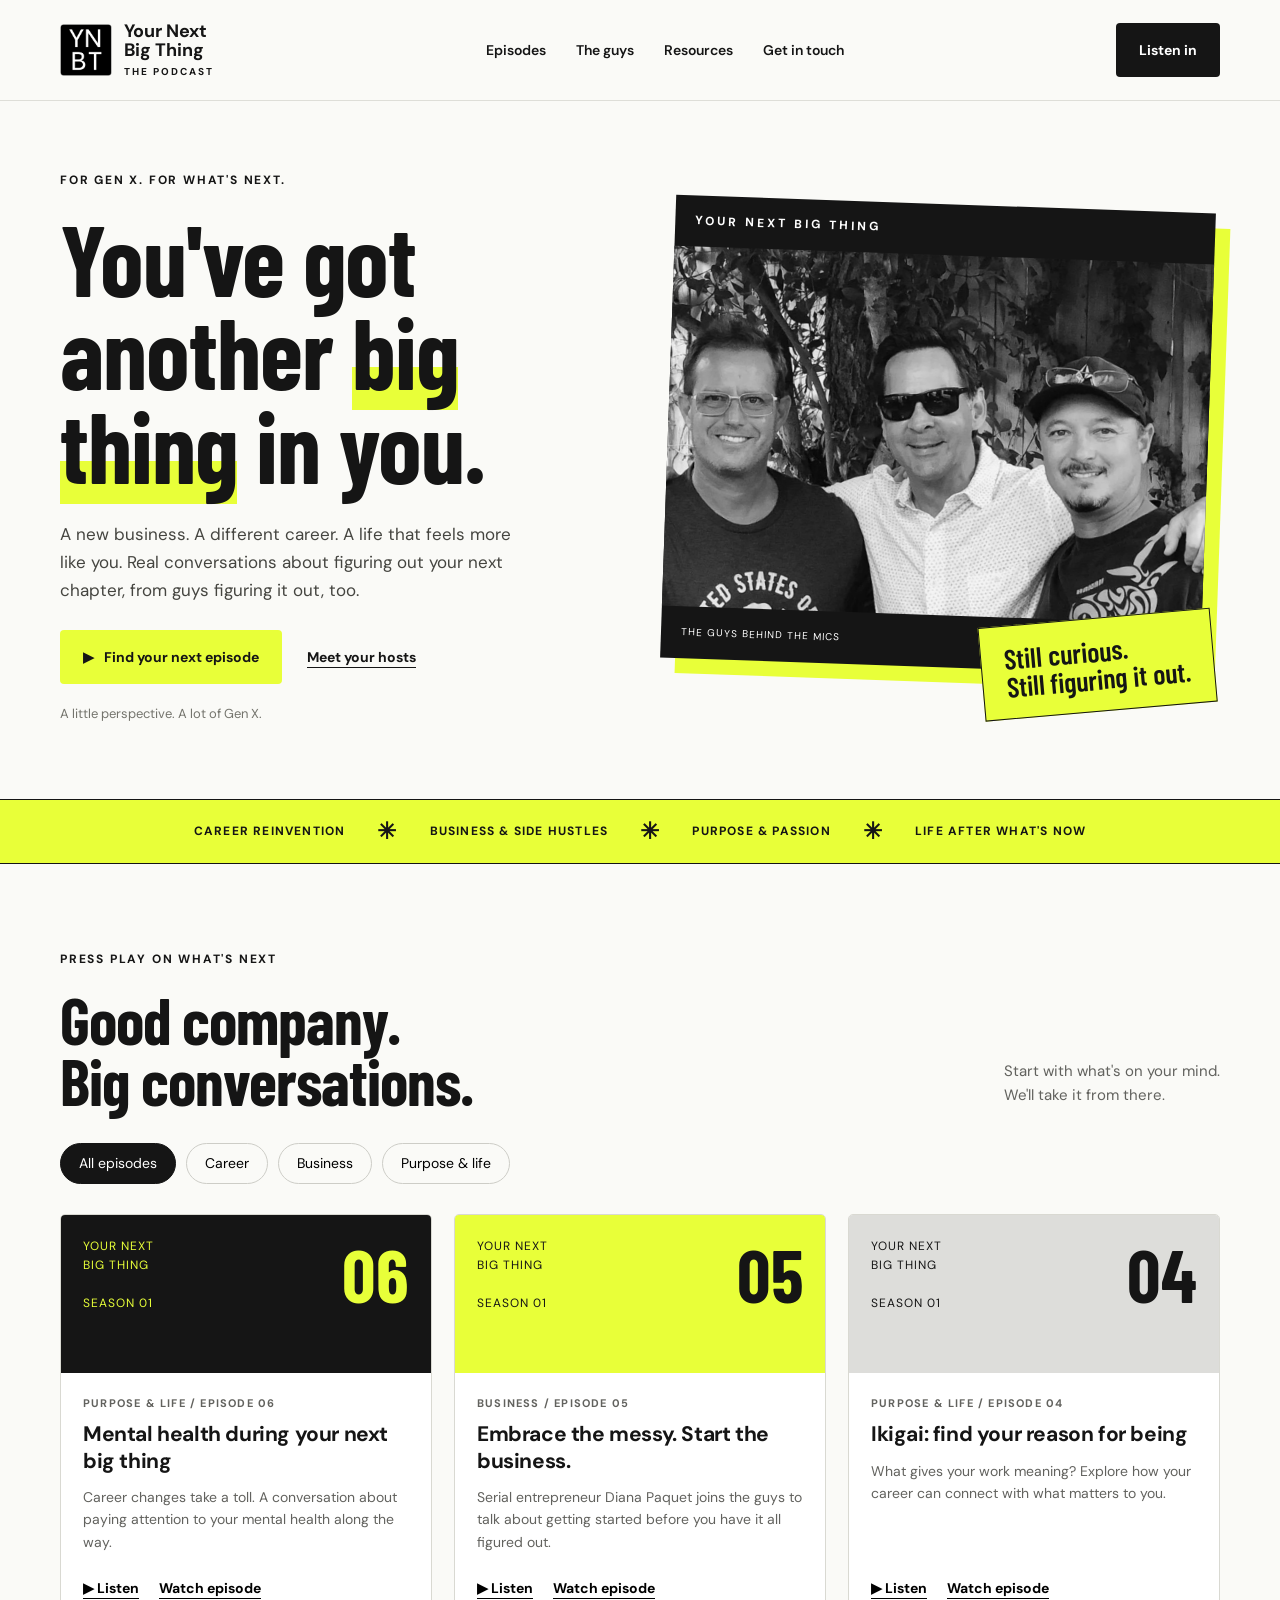
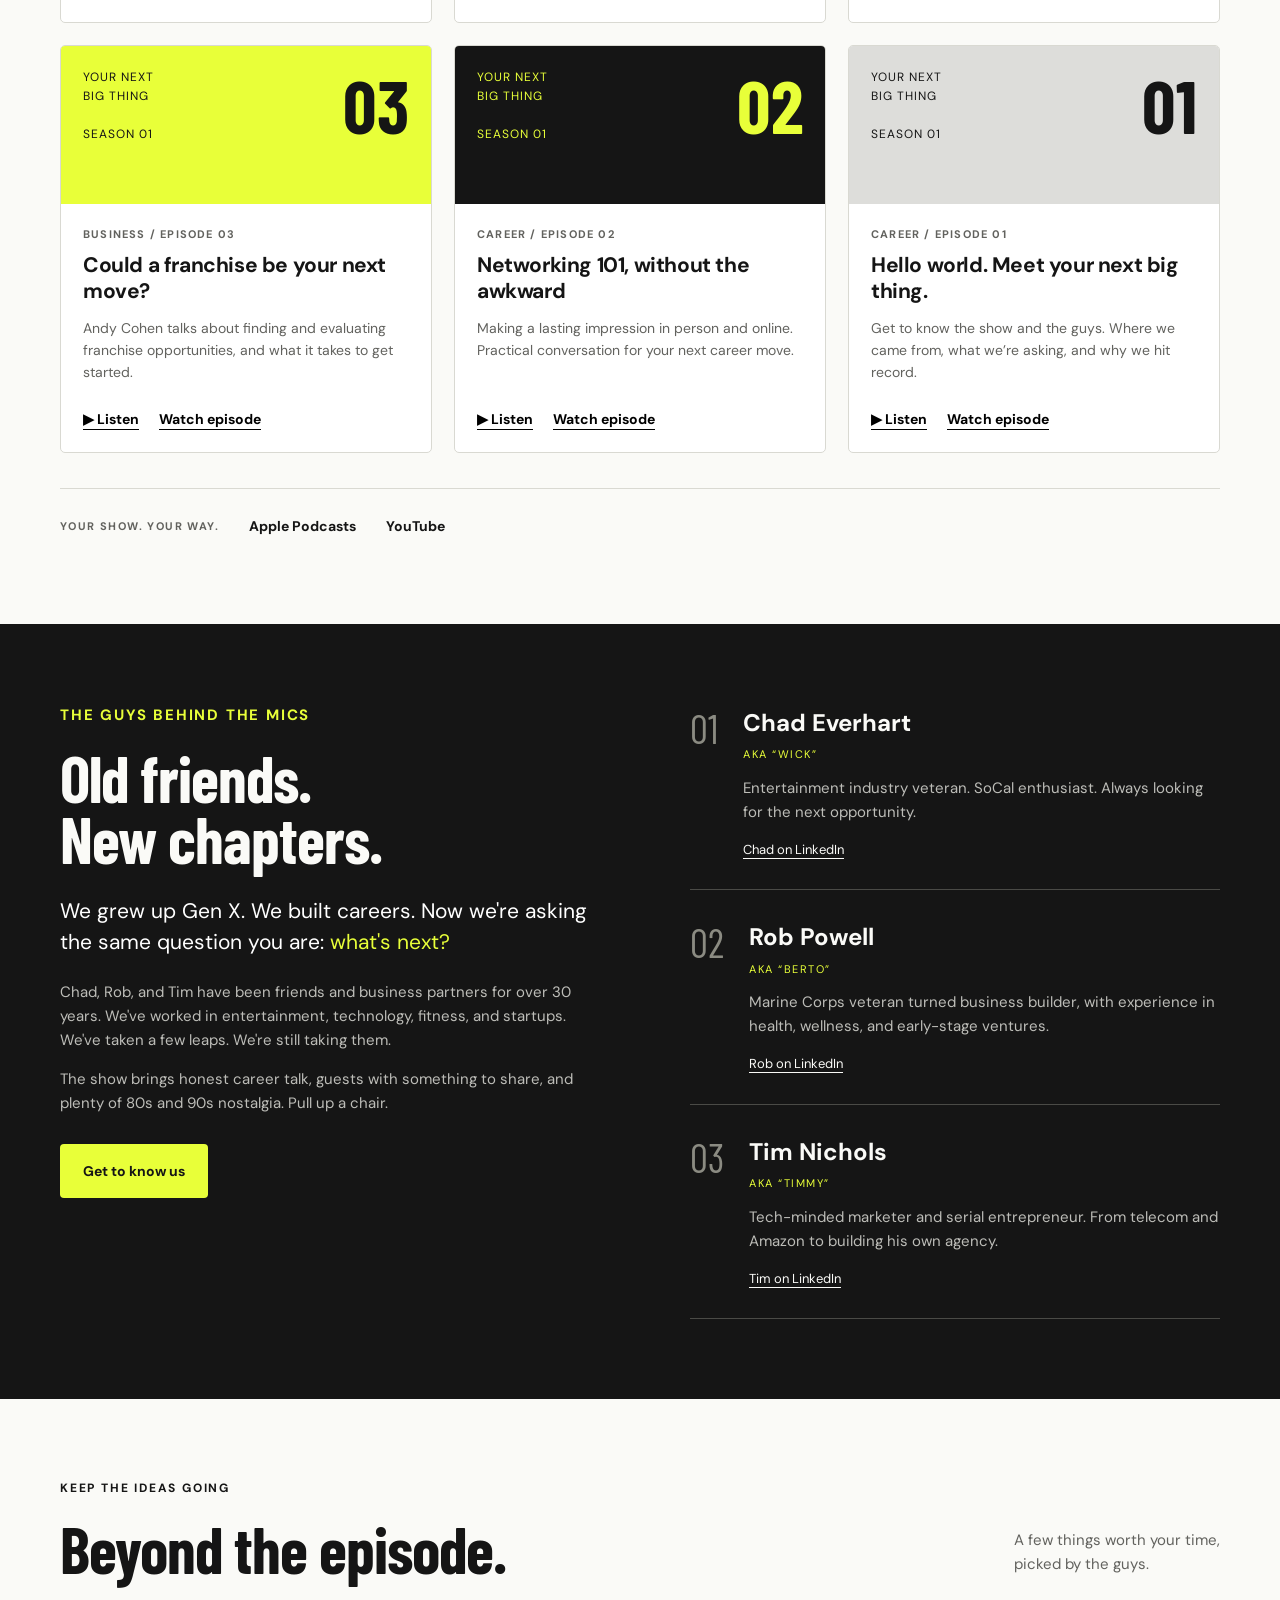
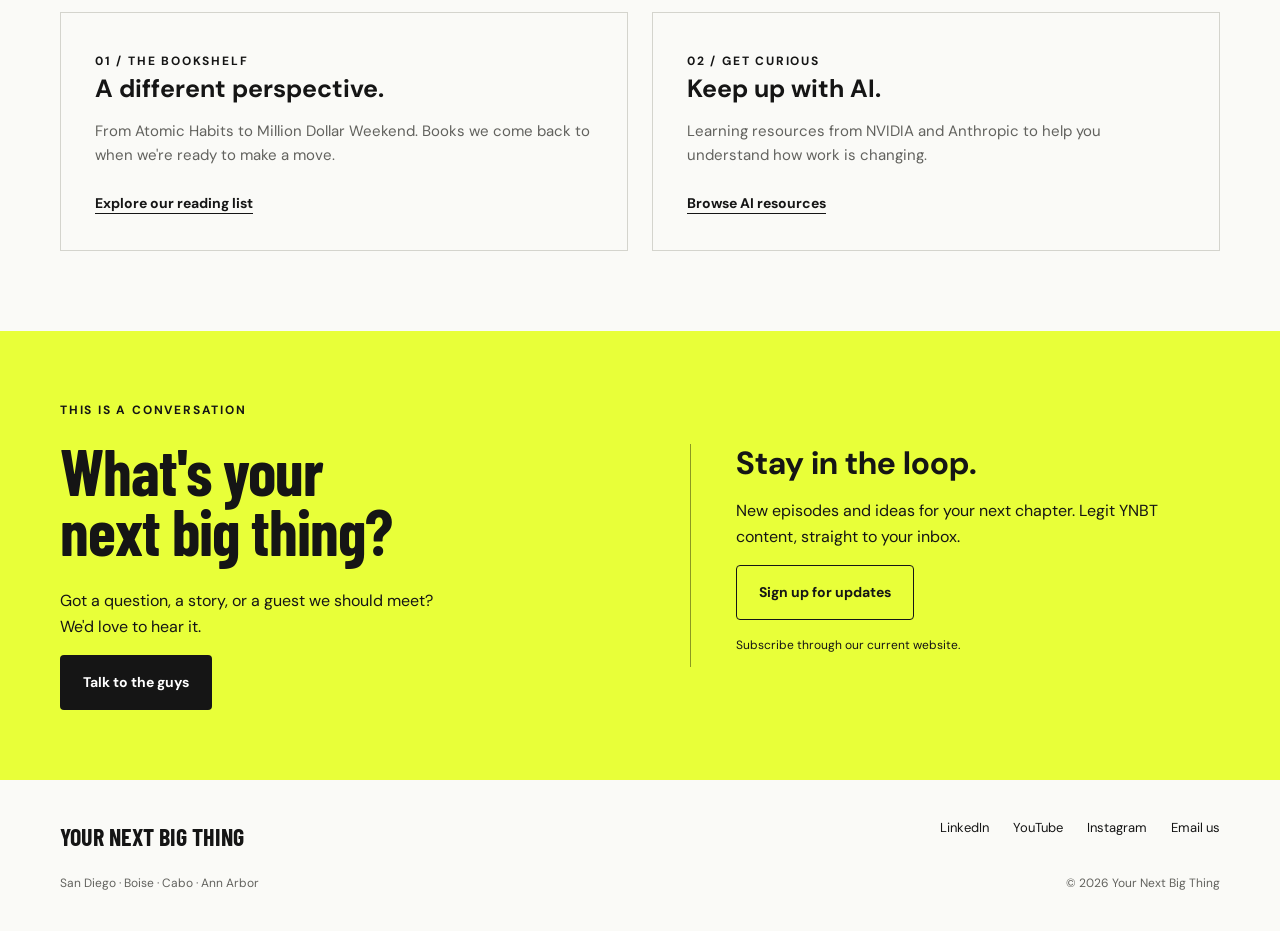
<file: index.html>
<!DOCTYPE html>

<html lang="en"><head><meta charset="utf-8"/><meta content="width=device-width, initial-scale=1" name="viewport"/><title>Your Next Big Thing | A Podcast for Gen X</title><meta content="Real conversations for Gen X about career changes, starting a business, finding purpose, and figuring out what's next. With Chad Everhart, Rob Powell, and Tim Nichols." name="description"/><meta content="#e8ff39" name="theme-color"/><link href="data:image/svg+xml,%3Csvg xmlns='http://www.w3.org/2000/svg' viewBox='0 0 32 32'%3E%3Crect width='32' height='32' rx='5' fill='%23e8ff39'/%3E%3Ctext x='4' y='23' font-family='Arial' font-weight='bold' font-size='20'%3EN%3C/text%3E%3C/svg%3E" rel="icon"/><link href="/style.css" rel="stylesheet"/><!-- Fathom -->
<script src="https://cdn.usefathom.com/script.js" data-site="QZSJEGHE" defer></script>
<!-- / Fathom -->
<script src="/analytics.js" defer></script>
</head>
<body><a class="skip" href="#main">Skip to content</a><header><a aria-label="Your Next Big Thing home" class="brand" href="/"><img alt="YNBT" src="/assets/logo.png"/><span>Your Next<br/>Big Thing<span class="brand-small">THE PODCAST</span></span></a><nav aria-label="Main navigation"><a href="/episodes/">Episodes</a><a href="/about/">The guys</a><a href="/resources/">Resources</a><a href="/contact/">Get in touch</a></nav><a class="button header-cta" href="/episodes/">Listen in</a></header>
<main id="main"><section class="hero wrap"><div class="hero-copy"><p class="eyebrow">FOR GEN X. FOR WHAT'S NEXT.</p><h1>You've got<br/>another <span>big<br/>thing</span> in you.</h1><p class="intro">A new business. A different career. A life that feels more like you. Real conversations about figuring out your next chapter, from guys figuring it out, too.</p><div class="actions"><a class="button yellow" href="/episodes/"><span aria-hidden="true">▶</span> Find your next episode</a><a class="text-link" href="/about/">Meet your hosts</a></div><p class="hero-note">A little perspective. A lot of Gen X.</p></div><div class="hero-photo"><div class="photo-label">YOUR NEXT BIG THING</div><img alt="Your Next Big Thing hosts Rob Powell, Chad Everhart, and Tim Nichols together outdoors" fetchpriority="high" src="/assets/hosts.webp"/><div class="photo-caption"><span>THE GUYS BEHIND THE MICS</span><span>30+ YEARS OF FRIENDSHIP.</span></div><div class="photo-note">Still curious.<br/>Still figuring it out.</div></div></section>
<div aria-label="Podcast topics" class="topic-strip"><span>CAREER REINVENTION</span><b aria-hidden="true">✳</b><span>BUSINESS &amp; SIDE HUSTLES</span><b aria-hidden="true">✳</b><span>PURPOSE &amp; PASSION</span><b aria-hidden="true">✳</b><span>LIFE AFTER WHAT'S NOW</span></div>
<section class="episodes wrap" id="episodes"><div class="section-top"><div><p class="eyebrow">PRESS PLAY ON WHAT'S NEXT</p><h2>Good company.<br/>Big conversations.</h2></div><p>Start with what's on your mind.<br/>We'll take it from there.</p></div><div aria-label="Filter episodes by topic" class="filters" role="group"><button aria-pressed="true" data-filter="all">All episodes</button><button aria-pressed="false" data-filter="career">Career</button><button aria-pressed="false" data-filter="business">Business</button><button aria-pressed="false" data-filter="purpose">Purpose &amp; life</button></div><p aria-live="polite" class="sr-only" id="result-count"></p><div class="episode-grid" id="episode-grid"></div><div class="platforms"><span>YOUR SHOW. YOUR WAY.</span><a href="https://podcasts.apple.com/us/podcast/id1873442294" rel="noopener" target="_blank">Apple Podcasts</a><a href="https://www.youtube.com/channel/UCJlxDIYDarMQ72K6o-Hh0PA" rel="noopener" target="_blank">YouTube</a></div></section>
<section class="about" id="about"><div class="wrap about-layout"><div><p class="eyebrow">THE GUYS BEHIND THE MICS</p><h2>Old friends.<br/>New chapters.</h2><p class="about-lead">We grew up Gen X. We built careers. Now we're asking the same question you are: <em>what's next?</em></p><p>Chad, Rob, and Tim have been friends and business partners for over 30 years. We've worked in entertainment, technology, fitness, and startups. We've taken a few leaps. We're still taking them.</p><p>The show brings honest career talk, guests with something to share, and plenty of 80s and 90s nostalgia. Pull up a chair.</p><a class="button yellow" href="/about/">Get to know us</a></div><div class="host-list"><article><span class="host-number">01</span><div><h3>Chad Everhart</h3><p class="nickname">AKA “WICK”</p><p>Entertainment industry veteran. SoCal enthusiast. Always looking for the next opportunity.</p><a href="https://www.linkedin.com/in/chadeverhart/" rel="noopener" target="_blank">Chad on LinkedIn</a></div></article><article><span class="host-number">02</span><div><h3>Rob Powell</h3><p class="nickname">AKA “BERTO”</p><p>Marine Corps veteran turned business builder, with experience in health, wellness, and early-stage ventures.</p><a href="https://www.linkedin.com/in/robmpowell/" rel="noopener" target="_blank">Rob on LinkedIn</a></div></article><article><span class="host-number">03</span><div><h3>Tim Nichols</h3><p class="nickname">AKA “TIMMY”</p><p>Tech-minded marketer and serial entrepreneur. From telecom and Amazon to building his own agency.</p><a href="https://www.linkedin.com/in/timnichols95/" rel="noopener" target="_blank">Tim on LinkedIn</a></div></article></div></div></section>
<section class="resources wrap" id="resources"><div class="section-top"><div><p class="eyebrow">KEEP THE IDEAS GOING</p><h2>Beyond the episode.</h2></div><p>A few things worth your time,<br/>picked by the guys.</p></div><div class="resource-grid"><a href="/resources/"><span class="eyebrow">01 / THE BOOKSHELF</span><h3>A different perspective.</h3><p>From Atomic Habits to Million Dollar Weekend. Books we come back to when we're ready to make a move.</p><span class="resource-link">Explore our reading list</span></a><a href="/resources/"><span class="eyebrow">02 / GET CURIOUS</span><h3>Keep up with AI.</h3><p>Learning resources from NVIDIA and Anthropic to help you understand how work is changing.</p><span class="resource-link">Browse AI resources</span></a></div></section>
<section class="contact" id="contact"><div class="wrap contact-layout"><div><p class="eyebrow">THIS IS A CONVERSATION</p><h2>What's your<br/>next big thing?</h2><p>Got a question, a story, or a guest we should meet?<br/>We'd love to hear it.</p><a class="button dark" href="/contact/">Talk to the guys</a></div><div class="subscribe"><h3>Stay in the loop.</h3><p>New episodes and ideas for your next chapter. Legit YNBT content, straight to your inbox.</p><a class="button outline" href="https://www.yournbt.com/#block-yui_3_17_2_1_1776094359740_2416" rel="noopener" target="_blank">Sign up for updates</a><p class="small">Subscribe through our current website.</p></div></div></section></main>
<footer class="wrap"><a class="footer-brand" href="/">YOUR NEXT BIG THING</a><div><a href="https://www.linkedin.com/showcase/ynbt/" rel="noopener" target="_blank">LinkedIn</a><a href="https://www.youtube.com/channel/UCJlxDIYDarMQ72K6o-Hh0PA" rel="noopener" target="_blank">YouTube</a><a href="https://www.instagram.com/yournextbigthing_93" rel="noopener" target="_blank">Instagram</a><a href="/contact/">Email us</a></div><p>San Diego · Boise · Cabo · Ann Arbor</p><p>© 2026 Your Next Big Thing</p></footer>
<dialog id="player"><div class="dialog-top"><span id="player-label"></span><button aria-label="Close episode player" id="close-player">✕</button></div><div id="player-content"></div><p id="player-fallback"></p></dialog><script src="/app.js"></script></body></html>
</file>
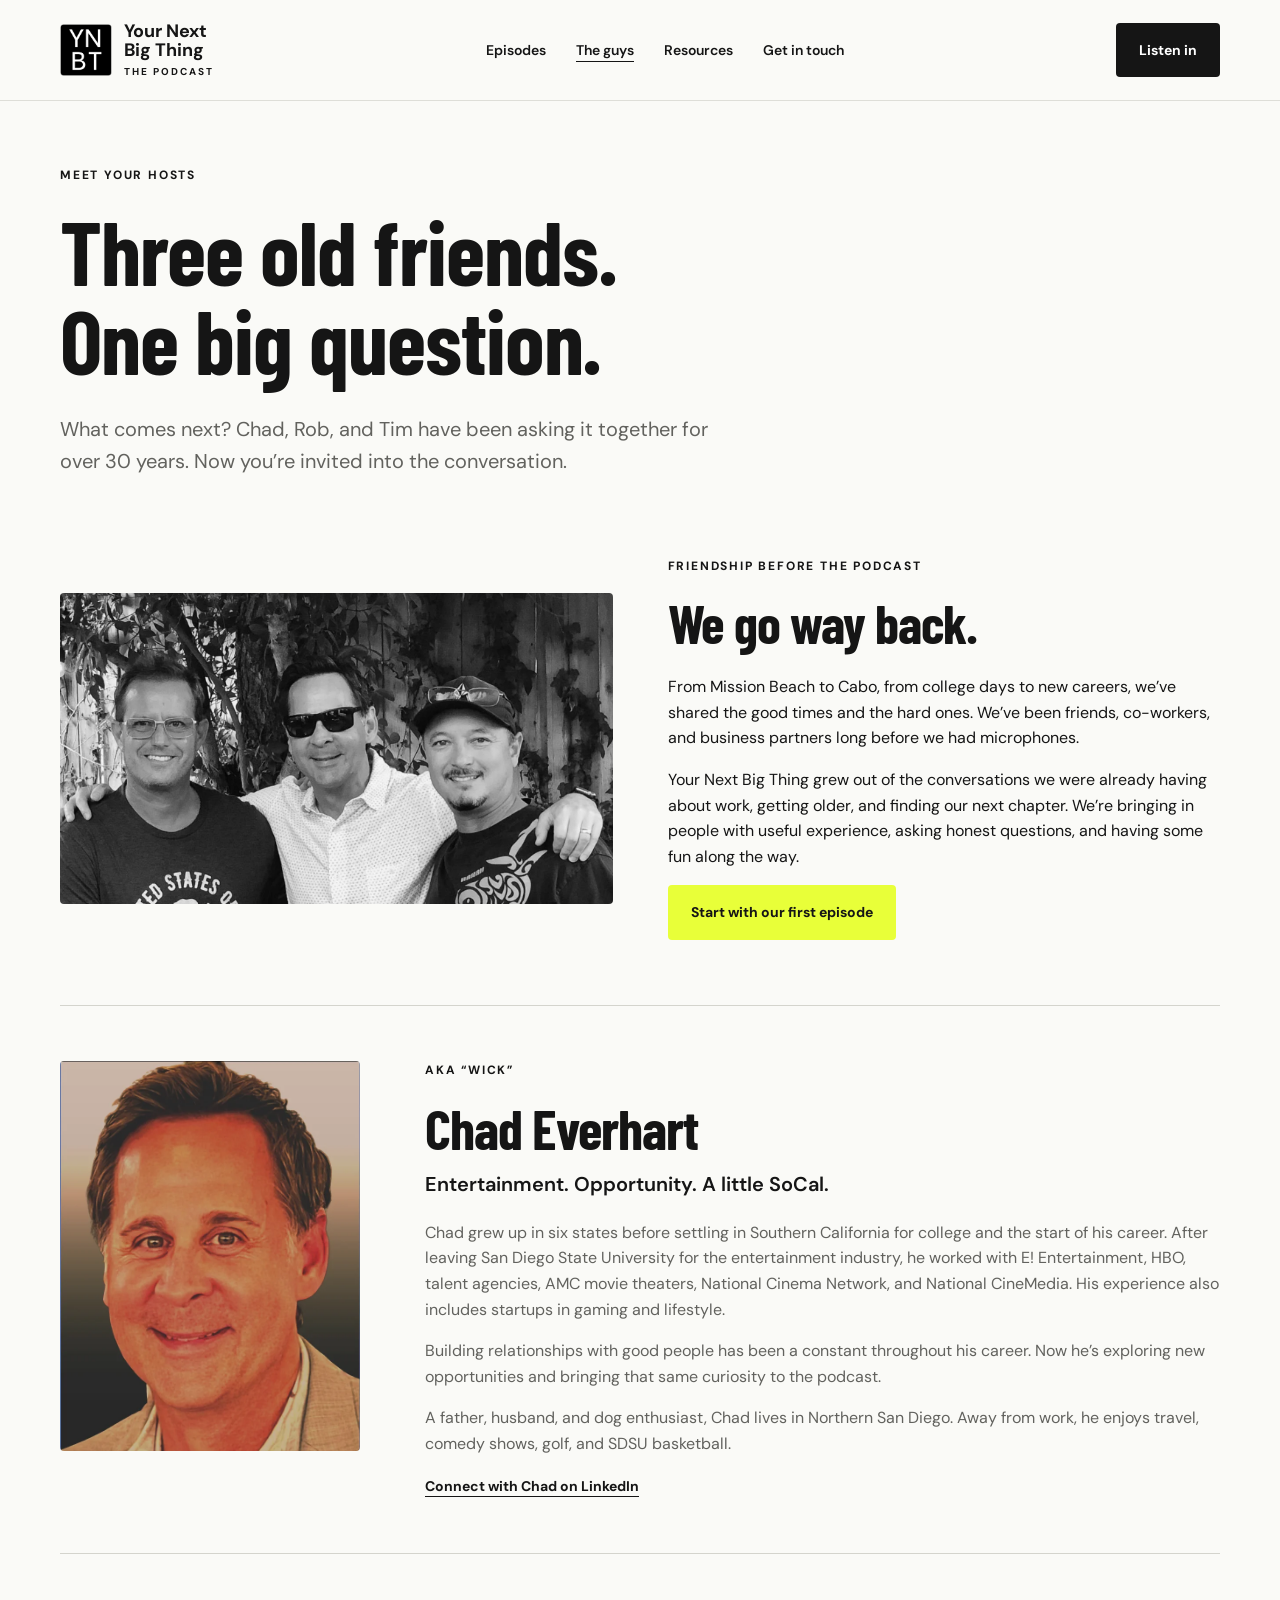
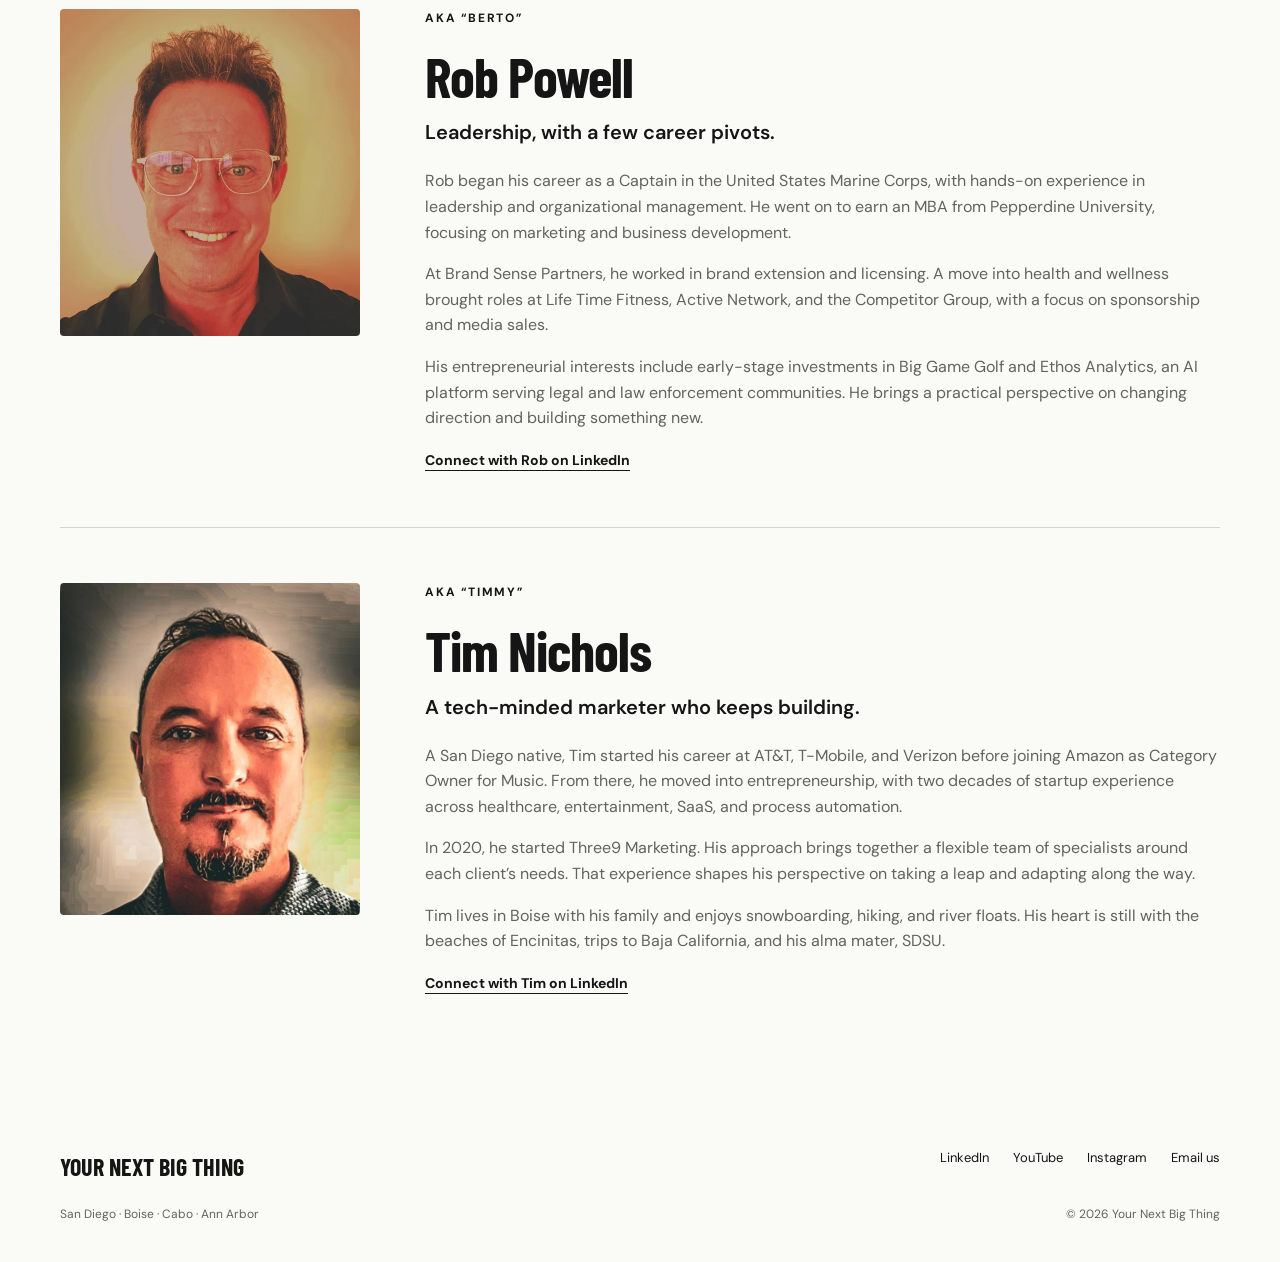
<file: about/index.html>
<!doctype html><html lang="en"><head><meta charset="utf-8"/><meta content="width=device-width, initial-scale=1" name="viewport"/><title>Meet the Hosts | Your Next Big Thing</title><meta content="Meet Chad Everhart, Rob Powell, and Tim Nichols, the friends behind Your Next Big Thing." name="description"/><meta content="#e8ff39" name="theme-color"/><link href="data:image/svg+xml,%3Csvg xmlns='http://www.w3.org/2000/svg' viewBox='0 0 32 32'%3E%3Crect width='32' height='32' rx='5' fill='%23e8ff39'/%3E%3Ctext x='4' y='23' font-family='Arial' font-weight='bold' font-size='20'%3EN%3C/text%3E%3C/svg%3E" rel="icon"/><link href="/style.css" rel="stylesheet"/><!-- Fathom -->
<script src="https://cdn.usefathom.com/script.js" data-site="QZSJEGHE" defer></script>
<!-- / Fathom -->
<script src="/analytics.js" defer></script>
</head><body><a class="skip" href="#main">Skip to content</a><header><a aria-label="Your Next Big Thing home" class="brand" href="/"><img alt="YNBT" src="/assets/logo.png"/><span>Your Next<br/>Big Thing<span class="brand-small">THE PODCAST</span></span></a><nav aria-label="Main navigation"><a href="/episodes/">Episodes</a><a aria-current="page" href="/about/">The guys</a><a href="/resources/">Resources</a><a href="/contact/">Get in touch</a></nav><a class="button header-cta" href="/episodes/">Listen in</a></header><main id="main"><section class="page-intro wrap"><p class="eyebrow">MEET YOUR HOSTS</p><h1>Three old friends.<br>One big question.</h1><p class="page-lead">What comes next? Chad, Rob, and Tim have been asking it together for over 30 years. Now you’re invited into the conversation.</p></section><section class="wrap story"><img src="/assets/hosts.webp" alt="Rob, Chad, and Tim together outdoors"><div><p class="eyebrow">FRIENDSHIP BEFORE THE PODCAST</p><h2>We go way back.</h2><p>From Mission Beach to Cabo, from college days to new careers, we’ve shared the good times and the hard ones. We’ve been friends, co-workers, and business partners long before we had microphones.</p><p>Your Next Big Thing grew out of the conversations we were already having about work, getting older, and finding our next chapter. We’re bringing in people with useful experience, asking honest questions, and having some fun along the way.</p><a class="button yellow" href="/episodes/hello-world/">Start with our first episode</a></div></section><section class="wrap bios"><article class="bio" id="chad"><img src="/assets/chad.webp" alt="Chad Everhart" loading="lazy"><div><p class="eyebrow">AKA “WICK”</p><h2>Chad Everhart</h2><p class="bio-line">Entertainment. Opportunity. A little SoCal.</p><p>Chad grew up in six states before settling in Southern California for college and the start of his career. After leaving San Diego State University for the entertainment industry, he worked with E! Entertainment, HBO, talent agencies, AMC movie theaters, National Cinema Network, and National CineMedia. His experience also includes startups in gaming and lifestyle.</p><p>Building relationships with good people has been a constant throughout his career. Now he’s exploring new opportunities and bringing that same curiosity to the podcast.</p><p>A father, husband, and dog enthusiast, Chad lives in Northern San Diego. Away from work, he enjoys travel, comedy shows, golf, and SDSU basketball.</p><a class="text-link" href="https://www.linkedin.com/in/chadeverhart/" target="_blank" rel="noopener">Connect with Chad on LinkedIn</a></div></article><article class="bio" id="rob"><img src="/assets/rob.webp" alt="Rob Powell" loading="lazy"><div><p class="eyebrow">AKA “BERTO”</p><h2>Rob Powell</h2><p class="bio-line">Leadership, with a few career pivots.</p><p>Rob began his career as a Captain in the United States Marine Corps, with hands-on experience in leadership and organizational management. He went on to earn an MBA from Pepperdine University, focusing on marketing and business development.</p><p>At Brand Sense Partners, he worked in brand extension and licensing. A move into health and wellness brought roles at Life Time Fitness, Active Network, and the Competitor Group, with a focus on sponsorship and media sales.</p><p>His entrepreneurial interests include early-stage investments in Big Game Golf and Ethos Analytics, an AI platform serving legal and law enforcement communities. He brings a practical perspective on changing direction and building something new.</p><a class="text-link" href="https://www.linkedin.com/in/robmpowell/" target="_blank" rel="noopener">Connect with Rob on LinkedIn</a></div></article><article class="bio" id="tim"><img src="/assets/tim.webp" alt="Tim Nichols" loading="lazy"><div><p class="eyebrow">AKA “TIMMY”</p><h2>Tim Nichols</h2><p class="bio-line">A tech-minded marketer who keeps building.</p><p>A San Diego native, Tim started his career at AT&T, T-Mobile, and Verizon before joining Amazon as Category Owner for Music. From there, he moved into entrepreneurship, with two decades of startup experience across healthcare, entertainment, SaaS, and process automation.</p><p>In 2020, he started Three9 Marketing. His approach brings together a flexible team of specialists around each client’s needs. That experience shapes his perspective on taking a leap and adapting along the way.</p><p>Tim lives in Boise with his family and enjoys snowboarding, hiking, and river floats. His heart is still with the beaches of Encinitas, trips to Baja California, and his alma mater, SDSU.</p><a class="text-link" href="https://www.linkedin.com/in/timnichols95/" target="_blank" rel="noopener">Connect with Tim on LinkedIn</a></div></article></section></main><footer class="wrap"><a class="footer-brand" href="/">YOUR NEXT BIG THING</a><div><a href="https://www.linkedin.com/showcase/ynbt/" rel="noopener" target="_blank">LinkedIn</a><a href="https://www.youtube.com/channel/UCJlxDIYDarMQ72K6o-Hh0PA" rel="noopener" target="_blank">YouTube</a><a href="https://www.instagram.com/yournextbigthing_93" rel="noopener" target="_blank">Instagram</a><a href="mailto:Admin@YourNBT.com">Email us</a></div><p>San Diego · Boise · Cabo · Ann Arbor</p><p>© 2026 Your Next Big Thing</p></footer><dialog id="player"><div class="dialog-top"><span id="player-label"></span><button aria-label="Close episode player" id="close-player">✕</button></div><div id="player-content"></div><p id="player-fallback"></p></dialog><script src="/app.js"></script></body></html>
</file>
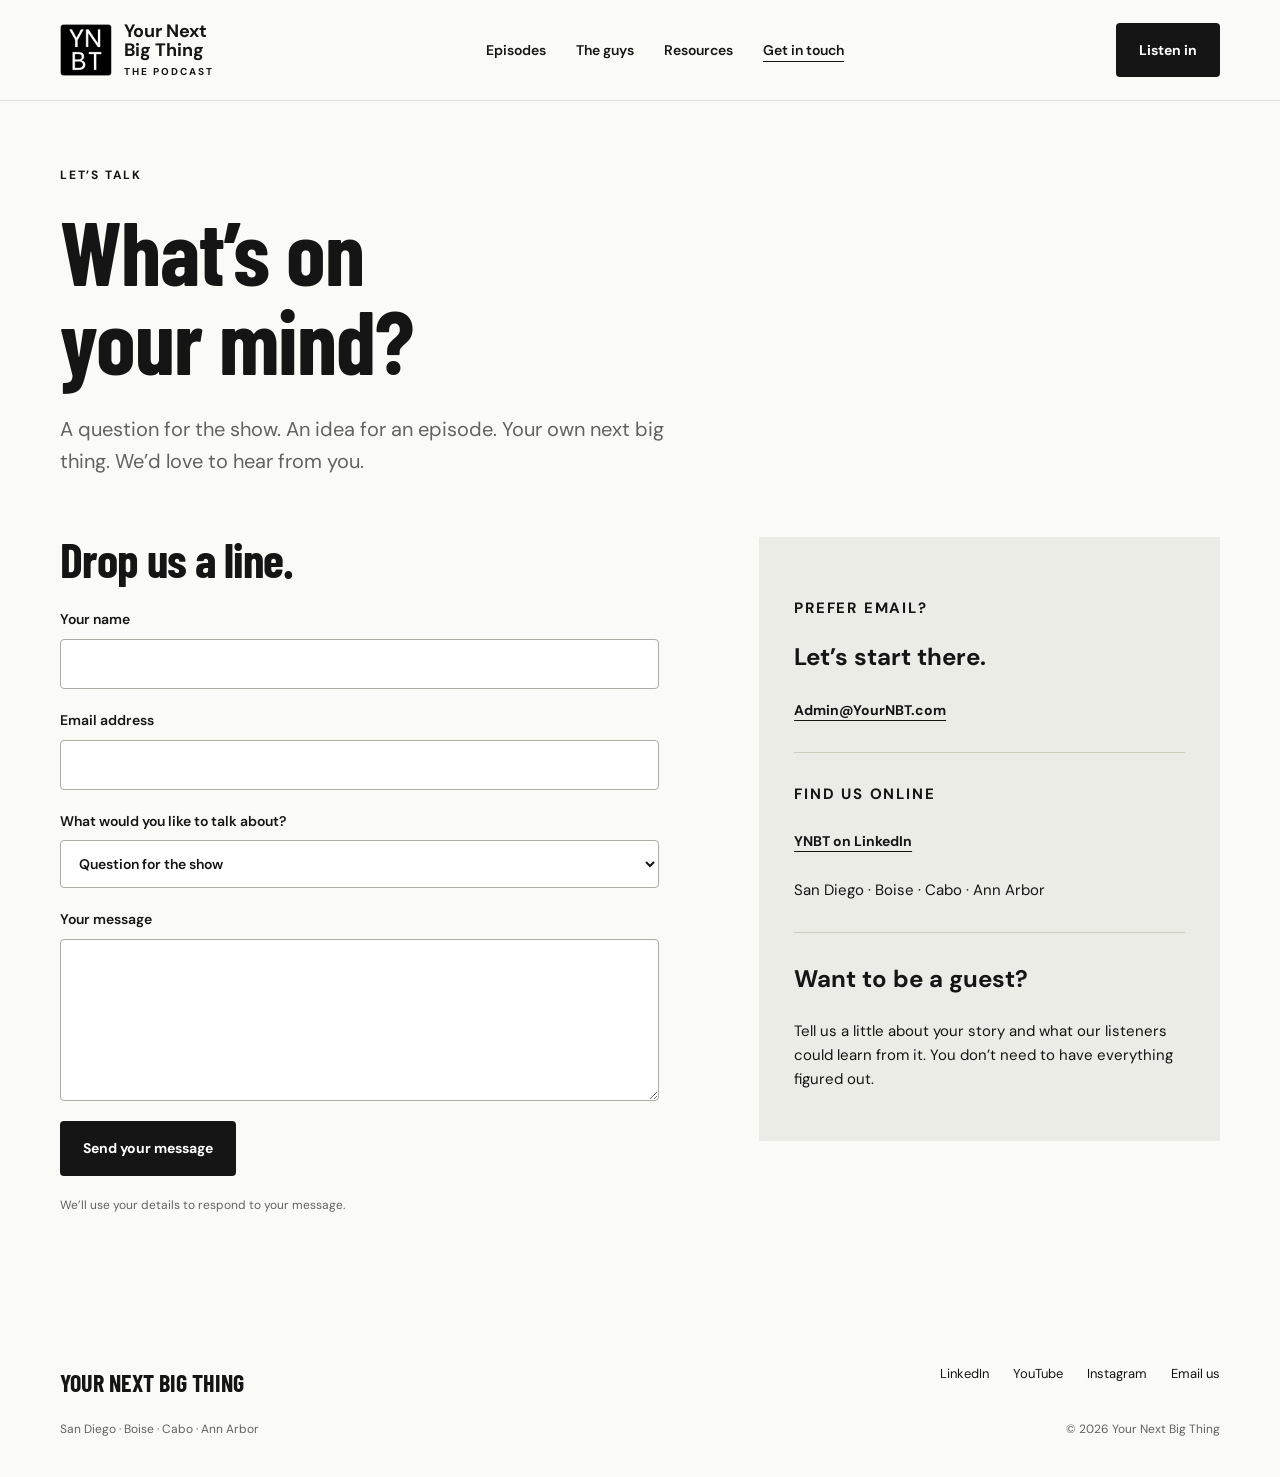
<file: contact/index.html>
<!doctype html><html lang="en"><head><meta charset="utf-8"/><meta content="width=device-width, initial-scale=1" name="viewport"/><title>Contact | Your Next Big Thing</title><meta content="Send the Your Next Big Thing team a question, episode idea, guest suggestion, or partnership inquiry." name="description"/><meta content="#e8ff39" name="theme-color"/><link href="data:image/svg+xml,%3Csvg xmlns='http://www.w3.org/2000/svg' viewBox='0 0 32 32'%3E%3Crect width='32' height='32' rx='5' fill='%23e8ff39'/%3E%3Ctext x='4' y='23' font-family='Arial' font-weight='bold' font-size='20'%3EN%3C/text%3E%3C/svg%3E" rel="icon"/><link href="/style.css" rel="stylesheet"/><!-- Fathom -->
<script src="https://cdn.usefathom.com/script.js" data-site="QZSJEGHE" defer></script>
<!-- / Fathom -->
<script src="/analytics.js" defer></script>
</head><body><a class="skip" href="#main">Skip to content</a><header><a aria-label="Your Next Big Thing home" class="brand" href="/"><img alt="YNBT" src="/assets/logo.png"/><span>Your Next<br/>Big Thing<span class="brand-small">THE PODCAST</span></span></a><nav aria-label="Main navigation"><a href="/episodes/">Episodes</a><a href="/about/">The guys</a><a href="/resources/">Resources</a><a aria-current="page" href="/contact/">Get in touch</a></nav><a class="button header-cta" href="/episodes/">Listen in</a></header><main id="main"><section class="page-intro wrap"><p class="eyebrow">LET’S TALK</p><h1>What’s on<br>your mind?</h1><p class="page-lead">A question for the show. An idea for an episode. Your own next big thing. We’d love to hear from you.</p></section><section class="wrap contact-page"><div><h2>Drop us a line.</h2><form name="contact" method="POST" action="/thank-you/" data-netlify="true" netlify-honeypot="website" class="contact-form"><input type="hidden" name="form-name" value="contact"><p class="honeypot"><label>Leave this blank <input name="website" tabindex="-1" autocomplete="off"></label></p><label>Your name<input name="name" autocomplete="name" maxlength="120" required></label><label>Email address<input name="email" type="email" autocomplete="email" maxlength="254" required></label><label>What would you like to talk about?<select name="topic"><option>Question for the show</option><option>Episode idea</option><option>Guest suggestion</option><option>Partnership inquiry</option><option>Just saying hello</option></select></label><label>Your message<textarea name="message" rows="6" maxlength="5000" required></textarea></label><button class="button dark" type="submit">Send your message</button><p class="form-note">We’ll use your details to respond to your message.</p><p id="form-status" role="status"></p></form></div><aside><p class="eyebrow">PREFER EMAIL?</p><h3>Let’s start there.</h3><a class="text-link" href="mailto:Admin@YourNBT.com">Admin@YourNBT.com</a><hr><p class="eyebrow">FIND US ONLINE</p><a class="text-link" href="https://www.linkedin.com/showcase/ynbt/" target="_blank" rel="noopener">YNBT on LinkedIn</a><p>San Diego · Boise · Cabo · Ann Arbor</p><hr><h3>Want to be a guest?</h3><p>Tell us a little about your story and what our listeners could learn from it. You don’t need to have everything figured out.</p></aside></section></main><footer class="wrap"><a class="footer-brand" href="/">YOUR NEXT BIG THING</a><div><a href="https://www.linkedin.com/showcase/ynbt/" rel="noopener" target="_blank">LinkedIn</a><a href="https://www.youtube.com/channel/UCJlxDIYDarMQ72K6o-Hh0PA" rel="noopener" target="_blank">YouTube</a><a href="https://www.instagram.com/yournextbigthing_93" rel="noopener" target="_blank">Instagram</a><a href="mailto:Admin@YourNBT.com">Email us</a></div><p>San Diego · Boise · Cabo · Ann Arbor</p><p>© 2026 Your Next Big Thing</p></footer><dialog id="player"><div class="dialog-top"><span id="player-label"></span><button aria-label="Close episode player" id="close-player">✕</button></div><div id="player-content"></div><p id="player-fallback"></p></dialog><script src="/app.js"></script><script src="/contact.js"></script></body></html>
</file>
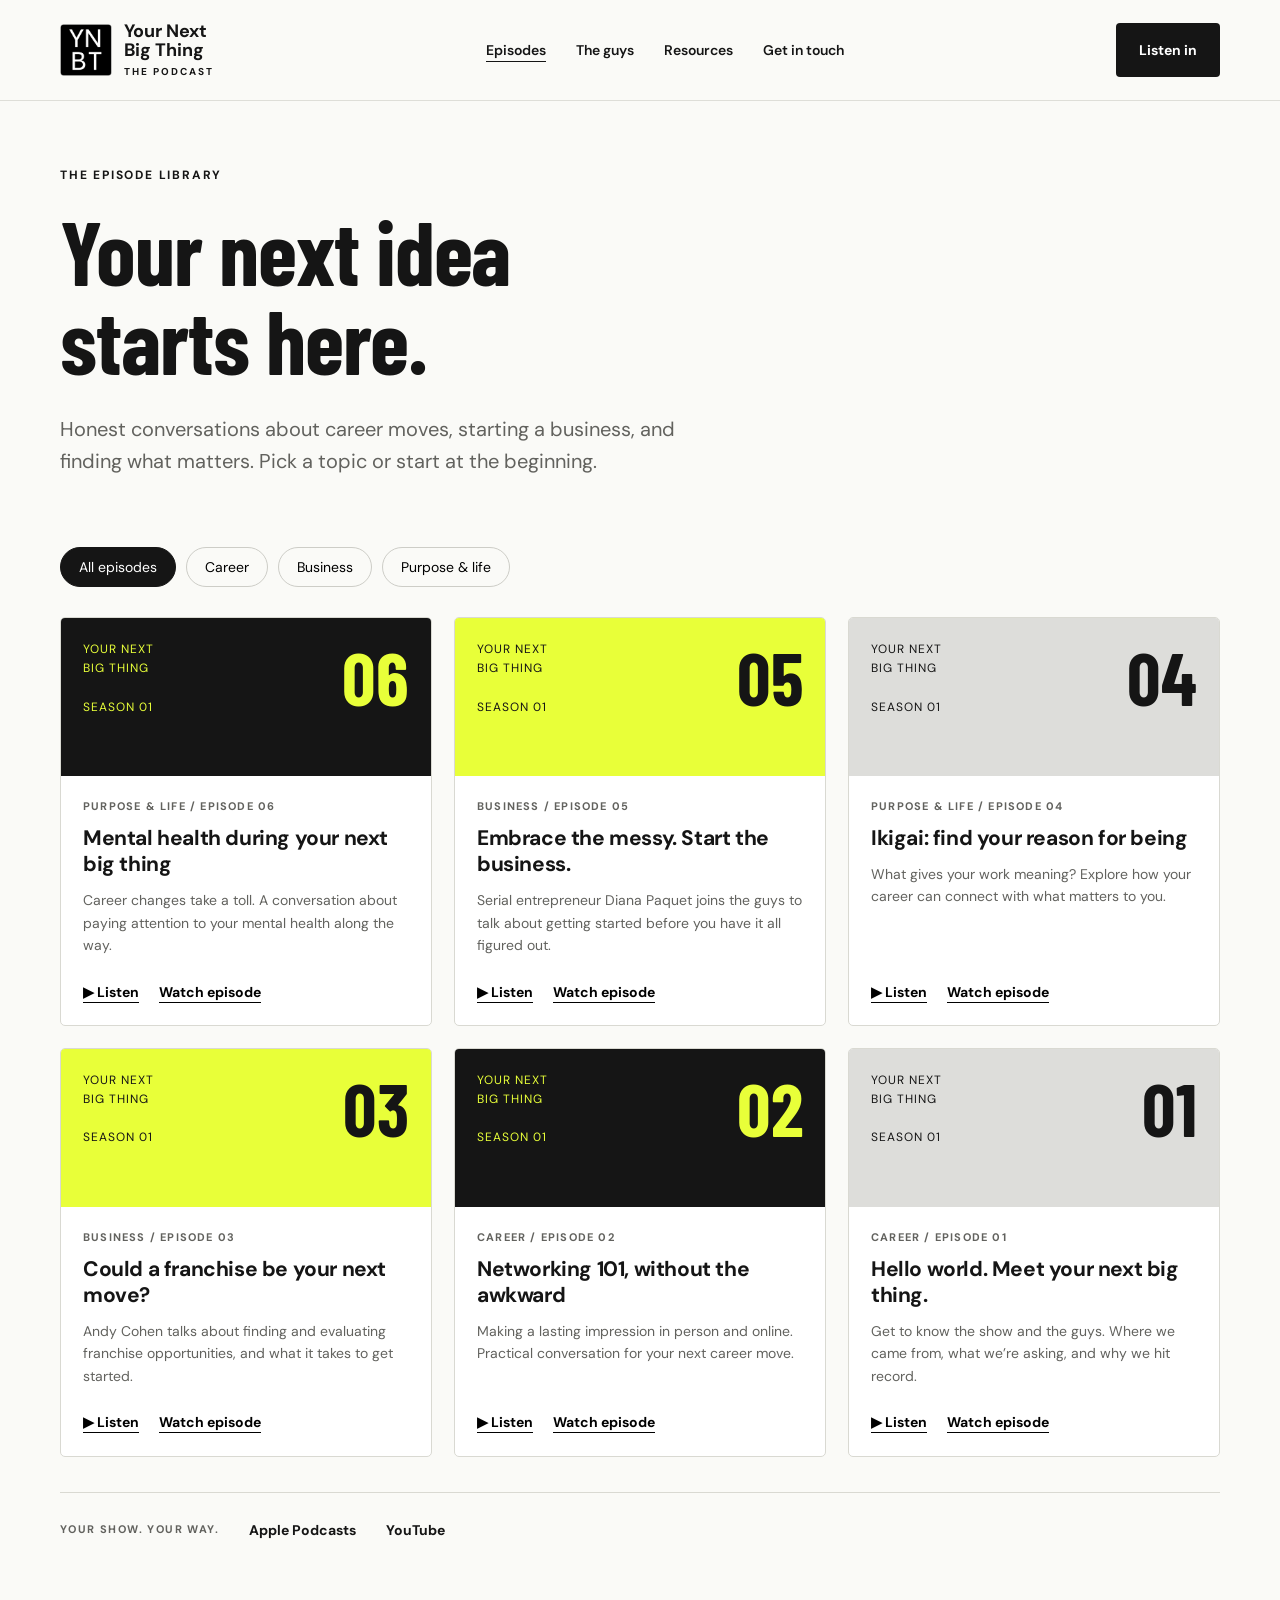
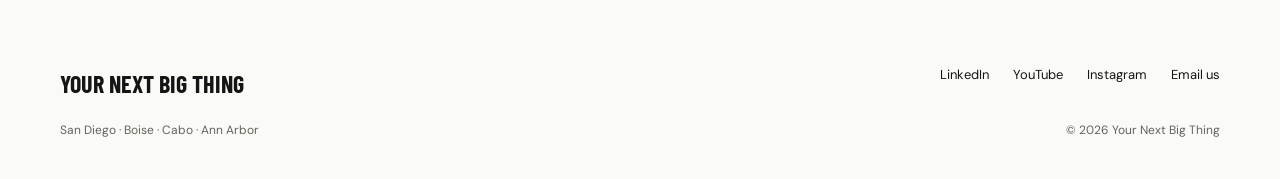
<file: episodes/index.html>
<!doctype html><html lang="en"><head><meta charset="utf-8"/><meta content="width=device-width, initial-scale=1" name="viewport"/><title>Episodes | Your Next Big Thing</title><meta content="Explore every Your Next Big Thing episode about business, career changes, purpose, and life." name="description"/><meta content="#e8ff39" name="theme-color"/><link href="data:image/svg+xml,%3Csvg xmlns='http://www.w3.org/2000/svg' viewBox='0 0 32 32'%3E%3Crect width='32' height='32' rx='5' fill='%23e8ff39'/%3E%3Ctext x='4' y='23' font-family='Arial' font-weight='bold' font-size='20'%3EN%3C/text%3E%3C/svg%3E" rel="icon"/><link href="/style.css" rel="stylesheet"/><!-- Fathom -->
<script src="https://cdn.usefathom.com/script.js" data-site="QZSJEGHE" defer></script>
<!-- / Fathom -->
<script src="/analytics.js" defer></script>
</head><body><a class="skip" href="#main">Skip to content</a><header><a aria-label="Your Next Big Thing home" class="brand" href="/"><img alt="YNBT" src="/assets/logo.png"/><span>Your Next<br/>Big Thing<span class="brand-small">THE PODCAST</span></span></a><nav aria-label="Main navigation"><a aria-current="page" href="/episodes/">Episodes</a><a href="/about/">The guys</a><a href="/resources/">Resources</a><a href="/contact/">Get in touch</a></nav><a class="button header-cta" aria-current="page" href="/episodes/">Listen in</a></header><main id="main"><section class="page-intro wrap"><p class="eyebrow">THE EPISODE LIBRARY</p><h1>Your next idea<br>starts here.</h1><p class="page-lead">Honest conversations about career moves, starting a business, and finding what matters. Pick a topic or start at the beginning.</p></section><section class="episodes wrap" id="episodes"><div aria-label="Filter episodes by topic" class="filters" role="group"><button aria-pressed="true" data-filter="all">All episodes</button><button aria-pressed="false" data-filter="career">Career</button><button aria-pressed="false" data-filter="business">Business</button><button aria-pressed="false" data-filter="purpose">Purpose &amp; life</button></div><p aria-live="polite" class="sr-only" id="result-count"></p><div class="episode-grid" id="episode-grid"></div><div class="platforms"><span>YOUR SHOW. YOUR WAY.</span><a href="https://podcasts.apple.com/us/podcast/id1873442294" rel="noopener" target="_blank">Apple Podcasts</a><a href="https://www.youtube.com/channel/UCJlxDIYDarMQ72K6o-Hh0PA" rel="noopener" target="_blank">YouTube</a></div></section></main><footer class="wrap"><a class="footer-brand" href="/">YOUR NEXT BIG THING</a><div><a href="https://www.linkedin.com/showcase/ynbt/" rel="noopener" target="_blank">LinkedIn</a><a href="https://www.youtube.com/channel/UCJlxDIYDarMQ72K6o-Hh0PA" rel="noopener" target="_blank">YouTube</a><a href="https://www.instagram.com/yournextbigthing_93" rel="noopener" target="_blank">Instagram</a><a href="mailto:Admin@YourNBT.com">Email us</a></div><p>San Diego · Boise · Cabo · Ann Arbor</p><p>© 2026 Your Next Big Thing</p></footer><dialog id="player"><div class="dialog-top"><span id="player-label"></span><button aria-label="Close episode player" id="close-player">✕</button></div><div id="player-content"></div><p id="player-fallback"></p></dialog><script src="/app.js"></script></body></html>
</file>
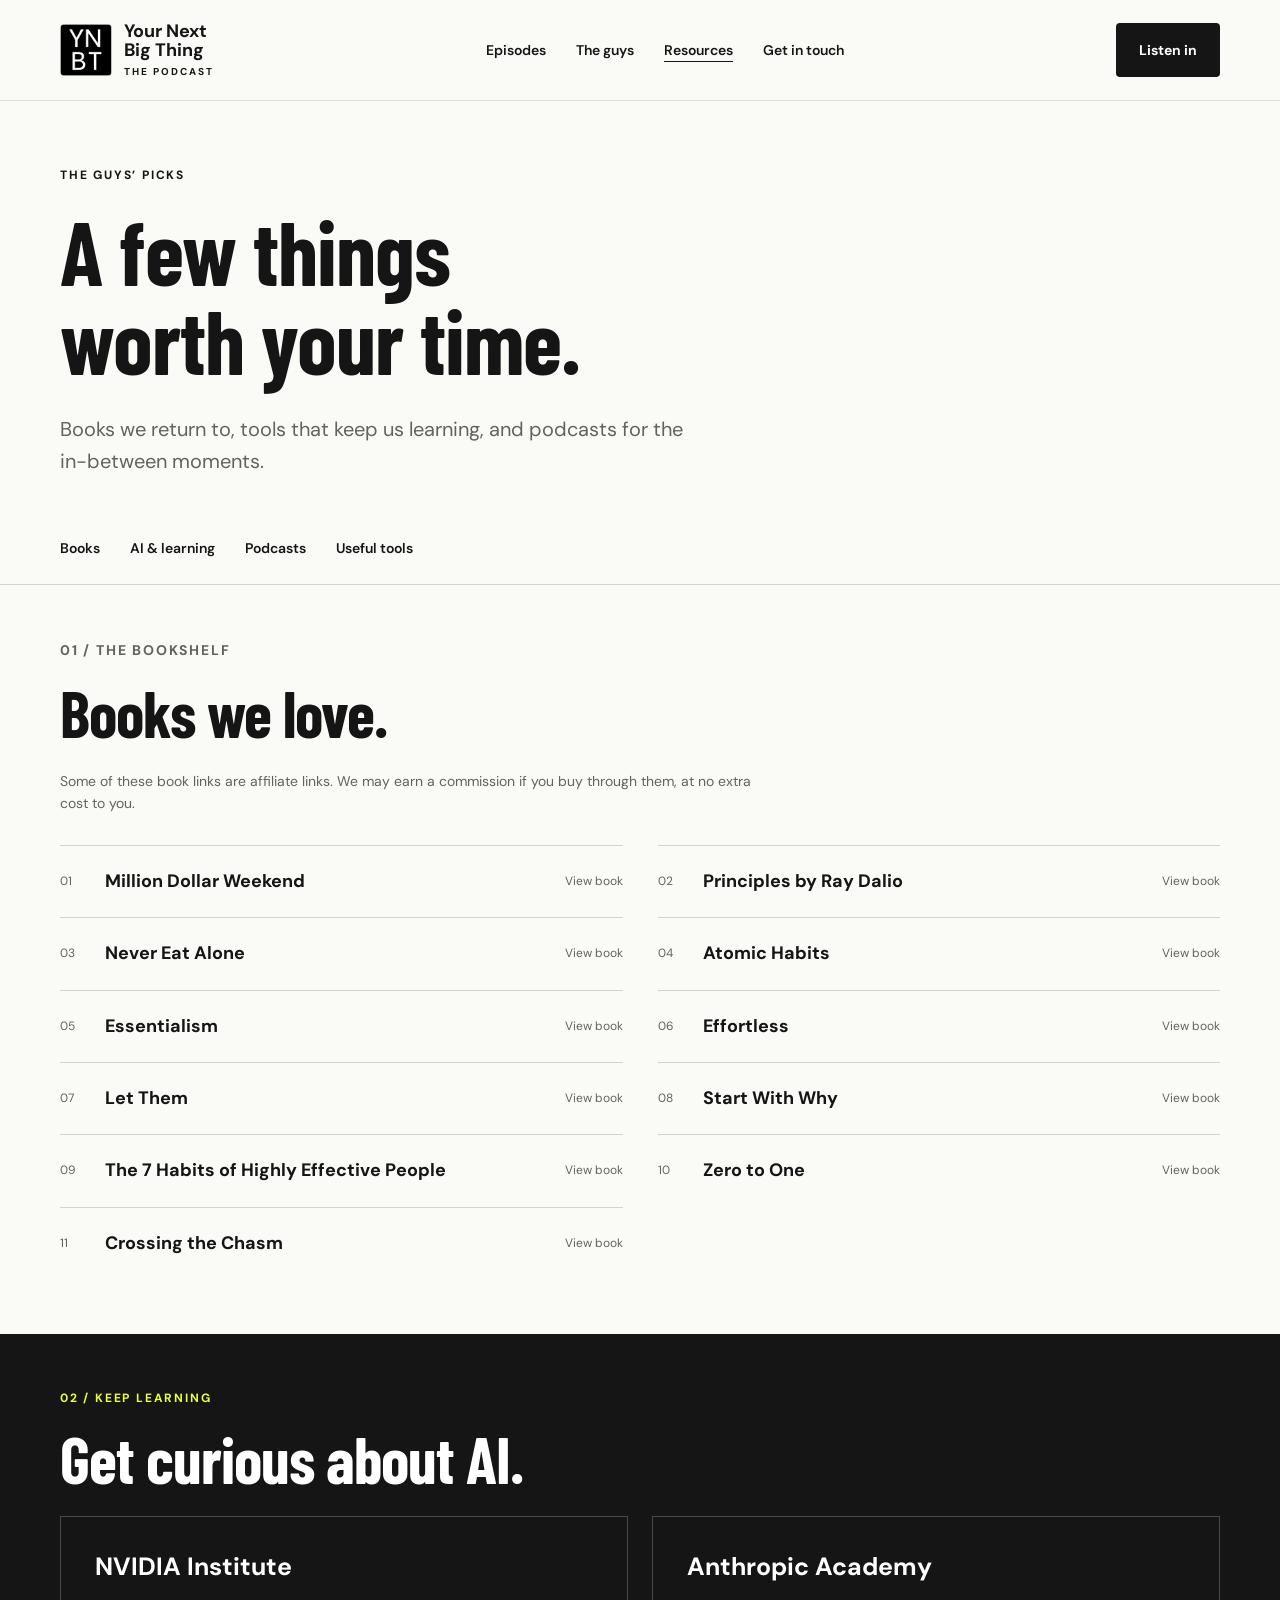
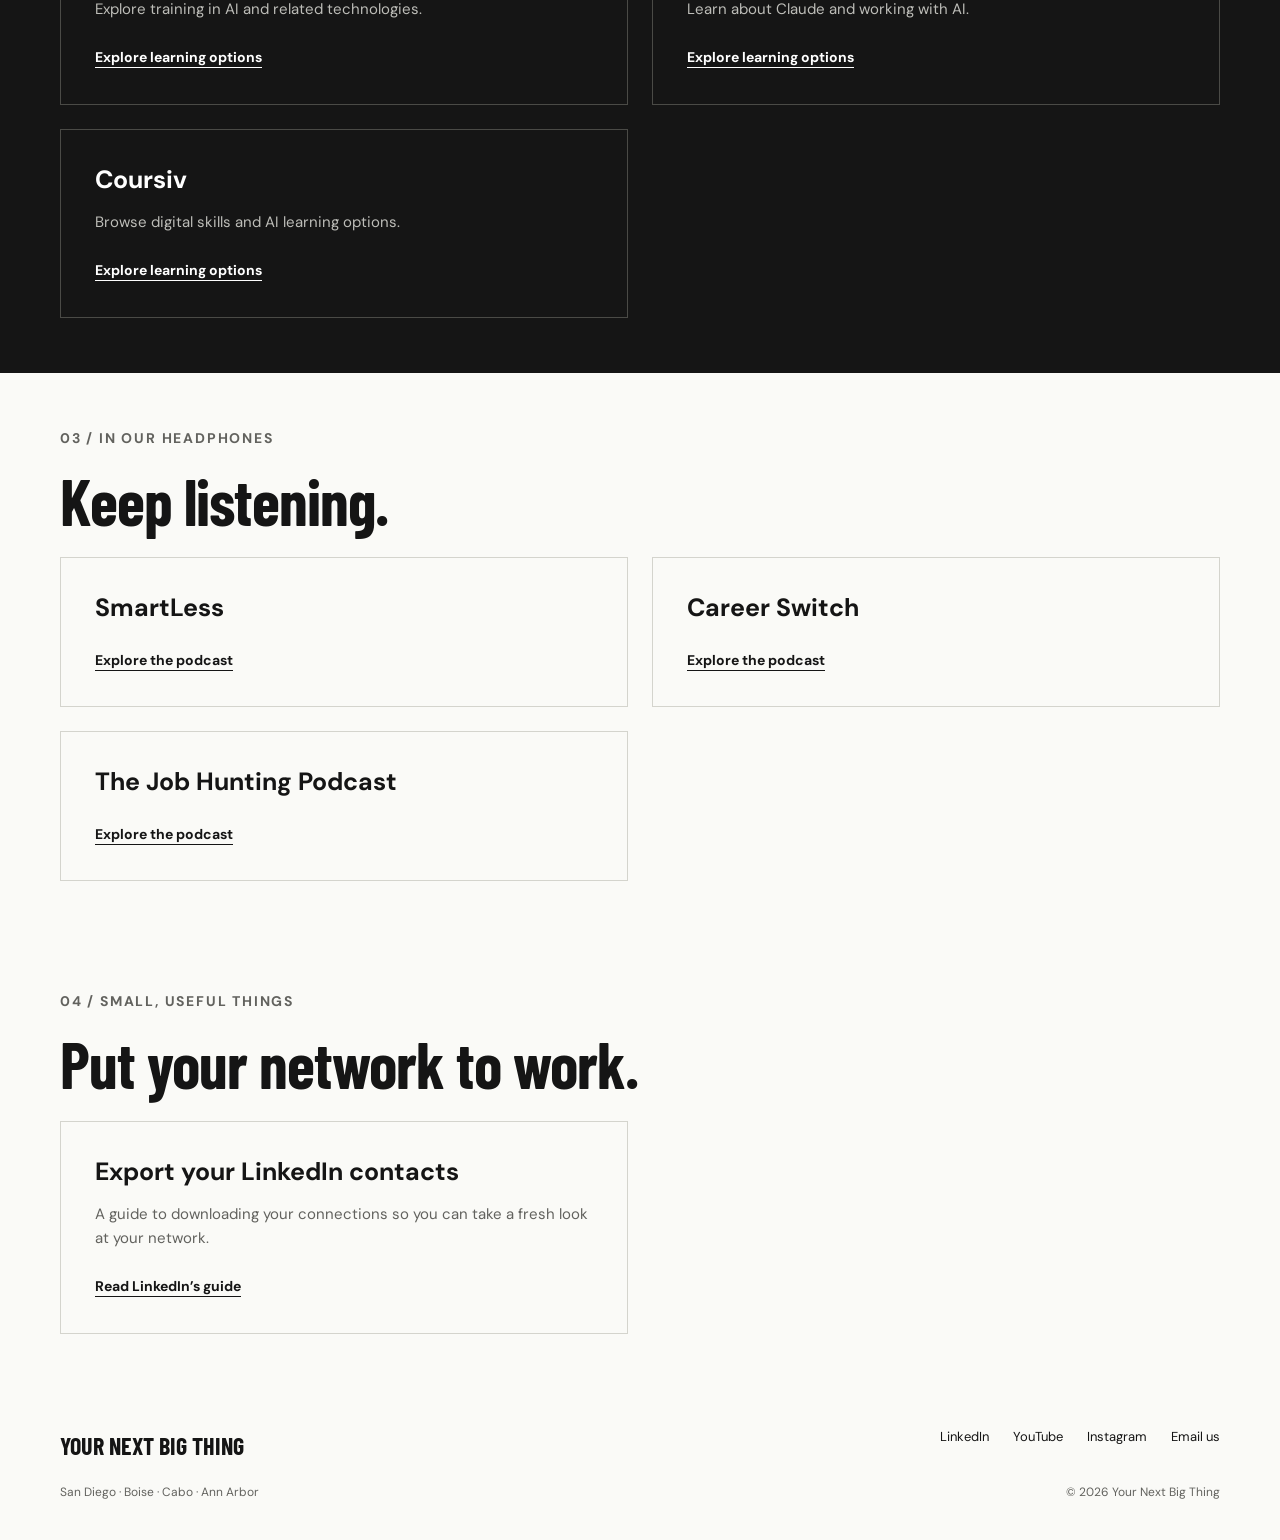
<file: resources/index.html>
<!doctype html><html lang="en"><head><meta charset="utf-8"/><meta content="width=device-width, initial-scale=1" name="viewport"/><title>Resources | Your Next Big Thing</title><meta content="Explore the books, AI learning resources, and podcasts recommended by the Your Next Big Thing hosts." name="description"/><meta content="#e8ff39" name="theme-color"/><link href="data:image/svg+xml,%3Csvg xmlns='http://www.w3.org/2000/svg' viewBox='0 0 32 32'%3E%3Crect width='32' height='32' rx='5' fill='%23e8ff39'/%3E%3Ctext x='4' y='23' font-family='Arial' font-weight='bold' font-size='20'%3EN%3C/text%3E%3C/svg%3E" rel="icon"/><link href="/style.css" rel="stylesheet"/><!-- Fathom -->
<script src="https://cdn.usefathom.com/script.js" data-site="QZSJEGHE" defer></script>
<!-- / Fathom -->
<script src="/analytics.js" defer></script>
</head><body><a class="skip" href="#main">Skip to content</a><header><a aria-label="Your Next Big Thing home" class="brand" href="/"><img alt="YNBT" src="/assets/logo.png"/><span>Your Next<br/>Big Thing<span class="brand-small">THE PODCAST</span></span></a><nav aria-label="Main navigation"><a href="/episodes/">Episodes</a><a href="/about/">The guys</a><a aria-current="page" href="/resources/">Resources</a><a href="/contact/">Get in touch</a></nav><a class="button header-cta" href="/episodes/">Listen in</a></header><main id="main"><section class="page-intro wrap"><p class="eyebrow">THE GUYS’ PICKS</p><h1>A few things<br>worth your time.</h1><p class="page-lead">Books we return to, tools that keep us learning, and podcasts for the in-between moments.</p></section><nav class="resource-tabs wrap" aria-label="Resource categories"><a href="#books">Books</a><a href="#ai">AI & learning</a><a href="#podcasts">Podcasts</a><a href="#tools">Useful tools</a></nav><section id="books" class="wrap resource-section"><p class="eyebrow">01 / THE BOOKSHELF</p><h2>Books we love.</h2><p>Some of these book links are affiliate links. We may earn a commission if you buy through them, at no extra cost to you.</p><div class="book-list"><a href="https://amzn.to/4bvsYmn" target="_blank" rel="sponsored noopener"><span>01</span><h3>Million Dollar Weekend</h3><small>View book</small></a><a href="https://amzn.to/40NSRI2" target="_blank" rel="sponsored noopener"><span>02</span><h3>Principles by Ray Dalio</h3><small>View book</small></a><a href="https://amzn.to/4rQ52Pu" target="_blank" rel="sponsored noopener"><span>03</span><h3>Never Eat Alone</h3><small>View book</small></a><a href="https://amzn.to/4tbxexA" target="_blank" rel="sponsored noopener"><span>04</span><h3>Atomic Habits</h3><small>View book</small></a><a href="https://amzn.to/4sMYtid" target="_blank" rel="sponsored noopener"><span>05</span><h3>Essentialism</h3><small>View book</small></a><a href="https://amzn.to/4d45o1n" target="_blank" rel="sponsored noopener"><span>06</span><h3>Effortless</h3><small>View book</small></a><a href="https://amzn.to/4tre5b5" target="_blank" rel="sponsored noopener"><span>07</span><h3>Let Them</h3><small>View book</small></a><a href="https://amzn.to/4uQbysm" target="_blank" rel="sponsored noopener"><span>08</span><h3>Start With Why</h3><small>View book</small></a><a href="https://amzn.to/4rT7Rzg" target="_blank" rel="sponsored noopener"><span>09</span><h3>The 7 Habits of Highly Effective People</h3><small>View book</small></a><a href="https://amzn.to/41pRgIu" target="_blank" rel="sponsored noopener"><span>10</span><h3>Zero to One</h3><small>View book</small></a><a href="https://amzn.to/4rQTXxy" target="_blank" rel="sponsored noopener"><span>11</span><h3>Crossing the Chasm</h3><small>View book</small></a></div></section><section id="ai" class="resource-section resource-dark"><div class="wrap"><p class="eyebrow">02 / KEEP LEARNING</p><h2>Get curious about AI.</h2><div class="resource-grid"><a href="https://www.nvidia.com/en-us/training/" target="_blank" rel="noopener"><h3>NVIDIA Institute</h3><p>Explore training in AI and related technologies.</p><span class="resource-link">Explore learning options</span></a><a href="https://www.anthropic.com/learn" target="_blank" rel="noopener"><h3>Anthropic Academy</h3><p>Learn about Claude and working with AI.</p><span class="resource-link">Explore learning options</span></a><a href="https://coursiv.io/en" target="_blank" rel="noopener"><h3>Coursiv</h3><p>Browse digital skills and AI learning options.</p><span class="resource-link">Explore learning options</span></a></div></div></section><section id="podcasts" class="wrap resource-section"><p class="eyebrow">03 / IN OUR HEADPHONES</p><h2>Keep listening.</h2><div class="resource-grid"><a href="https://www.smartless.com" target="_blank" rel="noopener"><h3>SmartLess</h3><span class="resource-link">Explore the podcast</span></a><a href="https://open.spotify.com/show/2Fbfu9sZVBebO5jGNYQxFX" target="_blank" rel="noopener"><h3>Career Switch</h3><span class="resource-link">Explore the podcast</span></a><a href="https://open.spotify.com/show/7kmWFQN3y8WyEqsm99UKlk" target="_blank" rel="noopener"><h3>The Job Hunting Podcast</h3><span class="resource-link">Explore the podcast</span></a></div></section><section id="tools" class="wrap resource-section"><p class="eyebrow">04 / SMALL, USEFUL THINGS</p><h2>Put your network to work.</h2><div class="resource-grid"><a href="https://www.linkedin.com/help/linkedin/answer/a566336/export-connections-from-linkedin" target="_blank" rel="noopener"><h3>Export your LinkedIn contacts</h3><p>A guide to downloading your connections so you can take a fresh look at your network.</p><span class="resource-link">Read LinkedIn’s guide</span></a></div></section></main><footer class="wrap"><a class="footer-brand" href="/">YOUR NEXT BIG THING</a><div><a href="https://www.linkedin.com/showcase/ynbt/" rel="noopener" target="_blank">LinkedIn</a><a href="https://www.youtube.com/channel/UCJlxDIYDarMQ72K6o-Hh0PA" rel="noopener" target="_blank">YouTube</a><a href="https://www.instagram.com/yournextbigthing_93" rel="noopener" target="_blank">Instagram</a><a href="mailto:Admin@YourNBT.com">Email us</a></div><p>San Diego · Boise · Cabo · Ann Arbor</p><p>© 2026 Your Next Big Thing</p></footer><dialog id="player"><div class="dialog-top"><span id="player-label"></span><button aria-label="Close episode player" id="close-player">✕</button></div><div id="player-content"></div><p id="player-fallback"></p></dialog><script src="/app.js"></script></body></html>
</file>
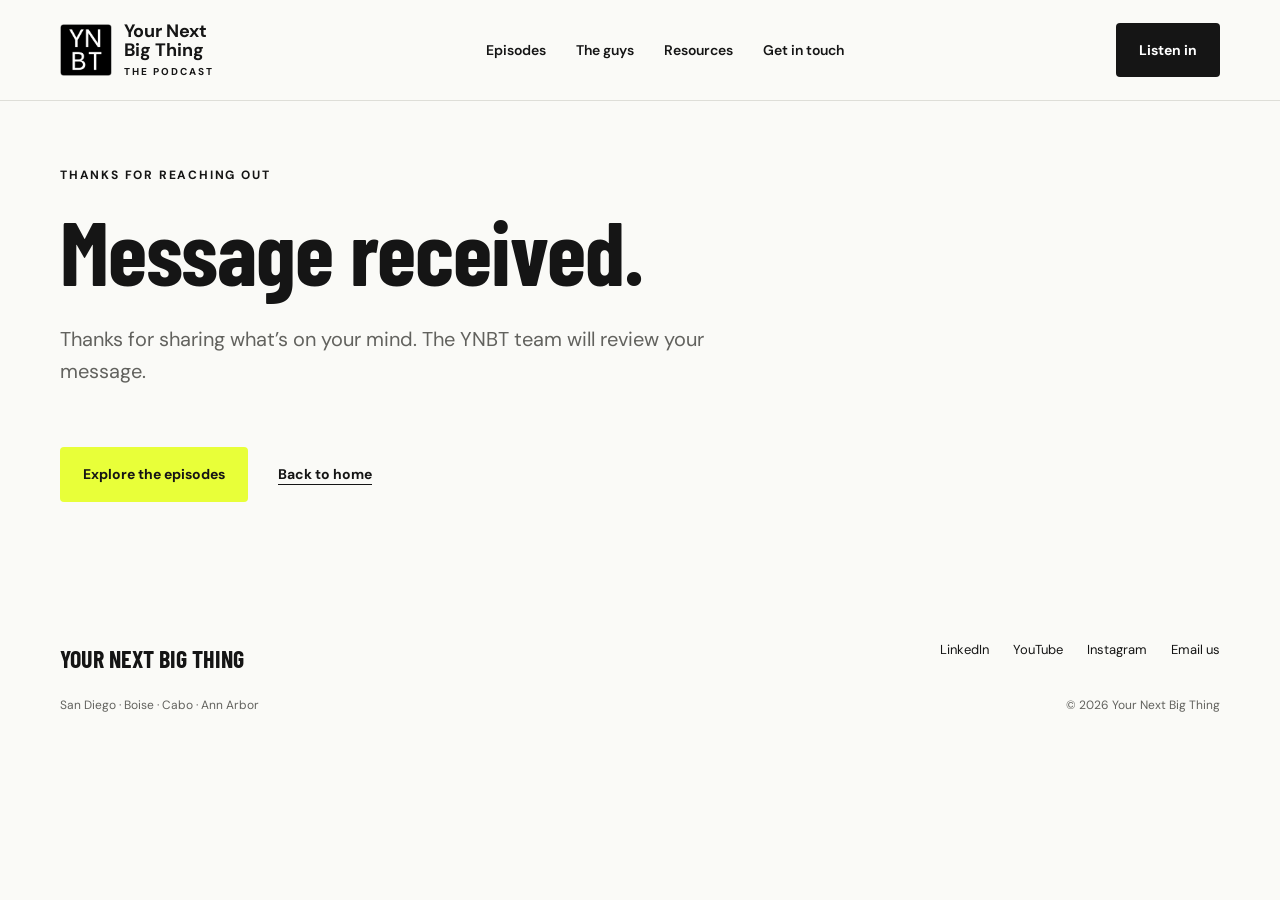
<file: thank-you/index.html>
<!doctype html><html lang="en"><head><meta charset="utf-8"/><meta content="width=device-width, initial-scale=1" name="viewport"/><title>Message Received | Your Next Big Thing</title><meta content="Thanks for contacting Your Next Big Thing." name="description"/><meta content="#e8ff39" name="theme-color"/><link href="data:image/svg+xml,%3Csvg xmlns='http://www.w3.org/2000/svg' viewBox='0 0 32 32'%3E%3Crect width='32' height='32' rx='5' fill='%23e8ff39'/%3E%3Ctext x='4' y='23' font-family='Arial' font-weight='bold' font-size='20'%3EN%3C/text%3E%3C/svg%3E" rel="icon"/><link href="/style.css" rel="stylesheet"/><!-- Fathom -->
<script src="https://cdn.usefathom.com/script.js" data-site="QZSJEGHE" defer></script>
<!-- / Fathom -->
<script src="/analytics.js" defer></script>
</head><body><a class="skip" href="#main">Skip to content</a><header><a aria-label="Your Next Big Thing home" class="brand" href="/"><img alt="YNBT" src="/assets/logo.png"/><span>Your Next<br/>Big Thing<span class="brand-small">THE PODCAST</span></span></a><nav aria-label="Main navigation"><a href="/episodes/">Episodes</a><a href="/about/">The guys</a><a href="/resources/">Resources</a><a href="/contact/">Get in touch</a></nav><a class="button header-cta" href="/episodes/">Listen in</a></header><main id="main"><section class="page-intro wrap"><p class="eyebrow">THANKS FOR REACHING OUT</p><h1>Message received.</h1><p class="page-lead">Thanks for sharing what’s on your mind. The YNBT team will review your message.</p></section><section class="wrap thanks-actions"><a class="button yellow" href="/episodes/">Explore the episodes</a><a class="text-link" href="/">Back to home</a></section></main><footer class="wrap"><a class="footer-brand" href="/">YOUR NEXT BIG THING</a><div><a href="https://www.linkedin.com/showcase/ynbt/" rel="noopener" target="_blank">LinkedIn</a><a href="https://www.youtube.com/channel/UCJlxDIYDarMQ72K6o-Hh0PA" rel="noopener" target="_blank">YouTube</a><a href="https://www.instagram.com/yournextbigthing_93" rel="noopener" target="_blank">Instagram</a><a href="mailto:Admin@YourNBT.com">Email us</a></div><p>San Diego · Boise · Cabo · Ann Arbor</p><p>© 2026 Your Next Big Thing</p></footer><dialog id="player"><div class="dialog-top"><span id="player-label"></span><button aria-label="Close episode player" id="close-player">✕</button></div><div id="player-content"></div><p id="player-fallback"></p></dialog><script src="/app.js"></script></body></html>
</file>
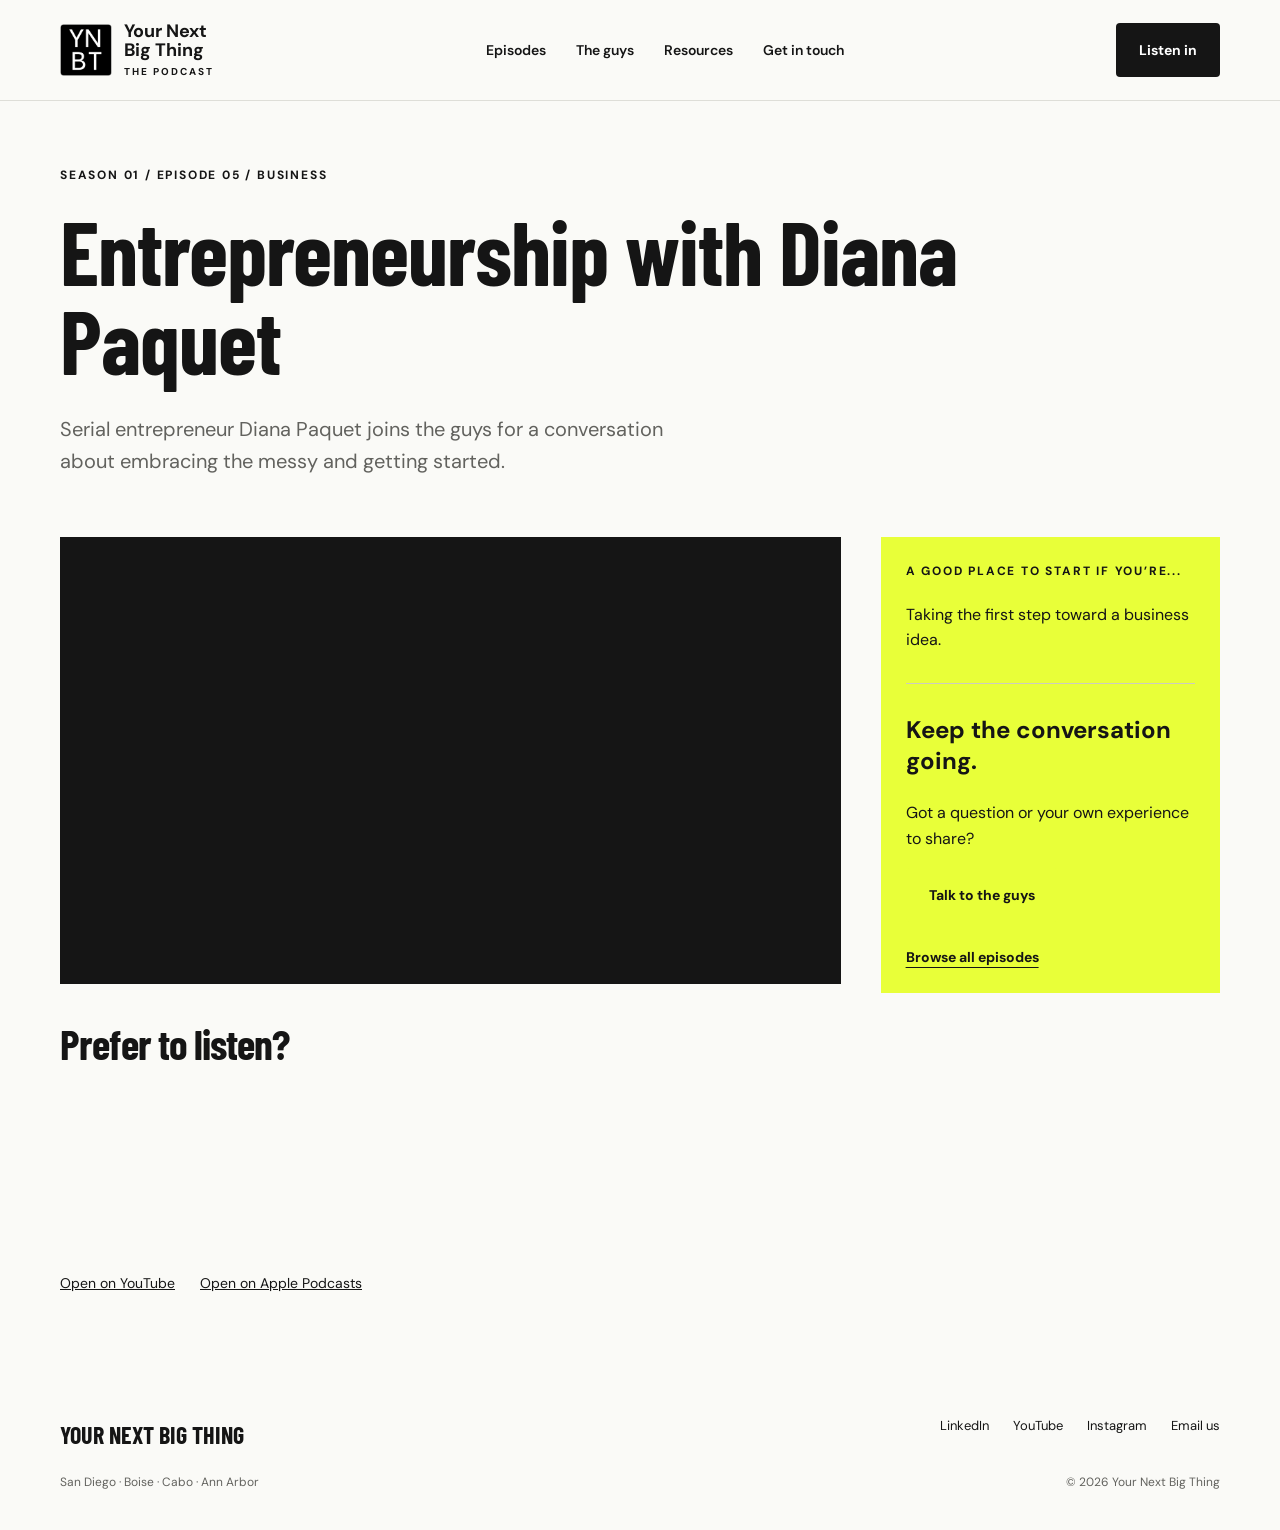
<file: episodes/entrepreneurship-diana-paquet/index.html>
<!doctype html><html lang="en"><head><meta charset="utf-8"/><meta content="width=device-width, initial-scale=1" name="viewport"/><title>Entrepreneurship with Diana Paquet | Your Next Big Thing</title><meta content="Serial entrepreneur Diana Paquet joins the guys for a conversation about embracing the messy and getting started." name="description"/><meta content="#e8ff39" name="theme-color"/><link href="data:image/svg+xml,%3Csvg xmlns='http://www.w3.org/2000/svg' viewBox='0 0 32 32'%3E%3Crect width='32' height='32' rx='5' fill='%23e8ff39'/%3E%3Ctext x='4' y='23' font-family='Arial' font-weight='bold' font-size='20'%3EN%3C/text%3E%3C/svg%3E" rel="icon"/><link href="/style.css" rel="stylesheet"/><!-- Fathom -->
<script src="https://cdn.usefathom.com/script.js" data-site="QZSJEGHE" defer></script>
<!-- / Fathom -->
<script src="/analytics.js" defer></script>
</head><body><a class="skip" href="#main">Skip to content</a><header><a aria-label="Your Next Big Thing home" class="brand" href="/"><img alt="YNBT" src="/assets/logo.png"/><span>Your Next<br/>Big Thing<span class="brand-small">THE PODCAST</span></span></a><nav aria-label="Main navigation"><a href="/episodes/">Episodes</a><a href="/about/">The guys</a><a href="/resources/">Resources</a><a href="/contact/">Get in touch</a></nav><a class="button header-cta" href="/episodes/">Listen in</a></header><main id="main"><section class="page-intro wrap"><p class="eyebrow">SEASON 01 / EPISODE 05 / BUSINESS</p><h1>Entrepreneurship with Diana Paquet</h1><p class="page-lead">Serial entrepreneur Diana Paquet joins the guys for a conversation about embracing the messy and getting started.</p></section><section class="wrap episode-detail"><div><div class="watch-frame"><iframe src="https://www.youtube-nocookie.com/embed/EZj1BC3QTcc" title="Watch Entrepreneurship with Diana Paquet" loading="lazy" allow="autoplay; encrypted-media; fullscreen" allowfullscreen></iframe></div><h2>Prefer to listen?</h2><iframe class="audio-frame" src="https://embed.podcasts.apple.com/us/podcast/id1873442294?i=1000778238884&theme=light" title="Listen to episode 05" loading="lazy" allow="autoplay; encrypted-media"></iframe><p class="player-direct"><a href="https://www.youtube.com/watch?v=EZj1BC3QTcc" target="_blank" rel="noopener">Open on YouTube</a><a href="https://podcasts.apple.com/us/podcast/id1873442294?i=1000778238884" target="_blank" rel="noopener">Open on Apple Podcasts</a></p></div><aside><p class="eyebrow">A GOOD PLACE TO START IF YOU’RE...</p><p>Taking the first step toward a business idea.</p><hr><h3>Keep the conversation going.</h3><p>Got a question or your own experience to share?</p><a class="button yellow" href="/contact/">Talk to the guys</a><a class="text-link back-episodes" href="/episodes/">Browse all episodes</a></aside></section></main><footer class="wrap"><a class="footer-brand" href="/">YOUR NEXT BIG THING</a><div><a href="https://www.linkedin.com/showcase/ynbt/" rel="noopener" target="_blank">LinkedIn</a><a href="https://www.youtube.com/channel/UCJlxDIYDarMQ72K6o-Hh0PA" rel="noopener" target="_blank">YouTube</a><a href="https://www.instagram.com/yournextbigthing_93" rel="noopener" target="_blank">Instagram</a><a href="mailto:Admin@YourNBT.com">Email us</a></div><p>San Diego · Boise · Cabo · Ann Arbor</p><p>© 2026 Your Next Big Thing</p></footer><dialog id="player"><div class="dialog-top"><span id="player-label"></span><button aria-label="Close episode player" id="close-player">✕</button></div><div id="player-content"></div><p id="player-fallback"></p></dialog><script src="/app.js"></script></body></html>
</file>
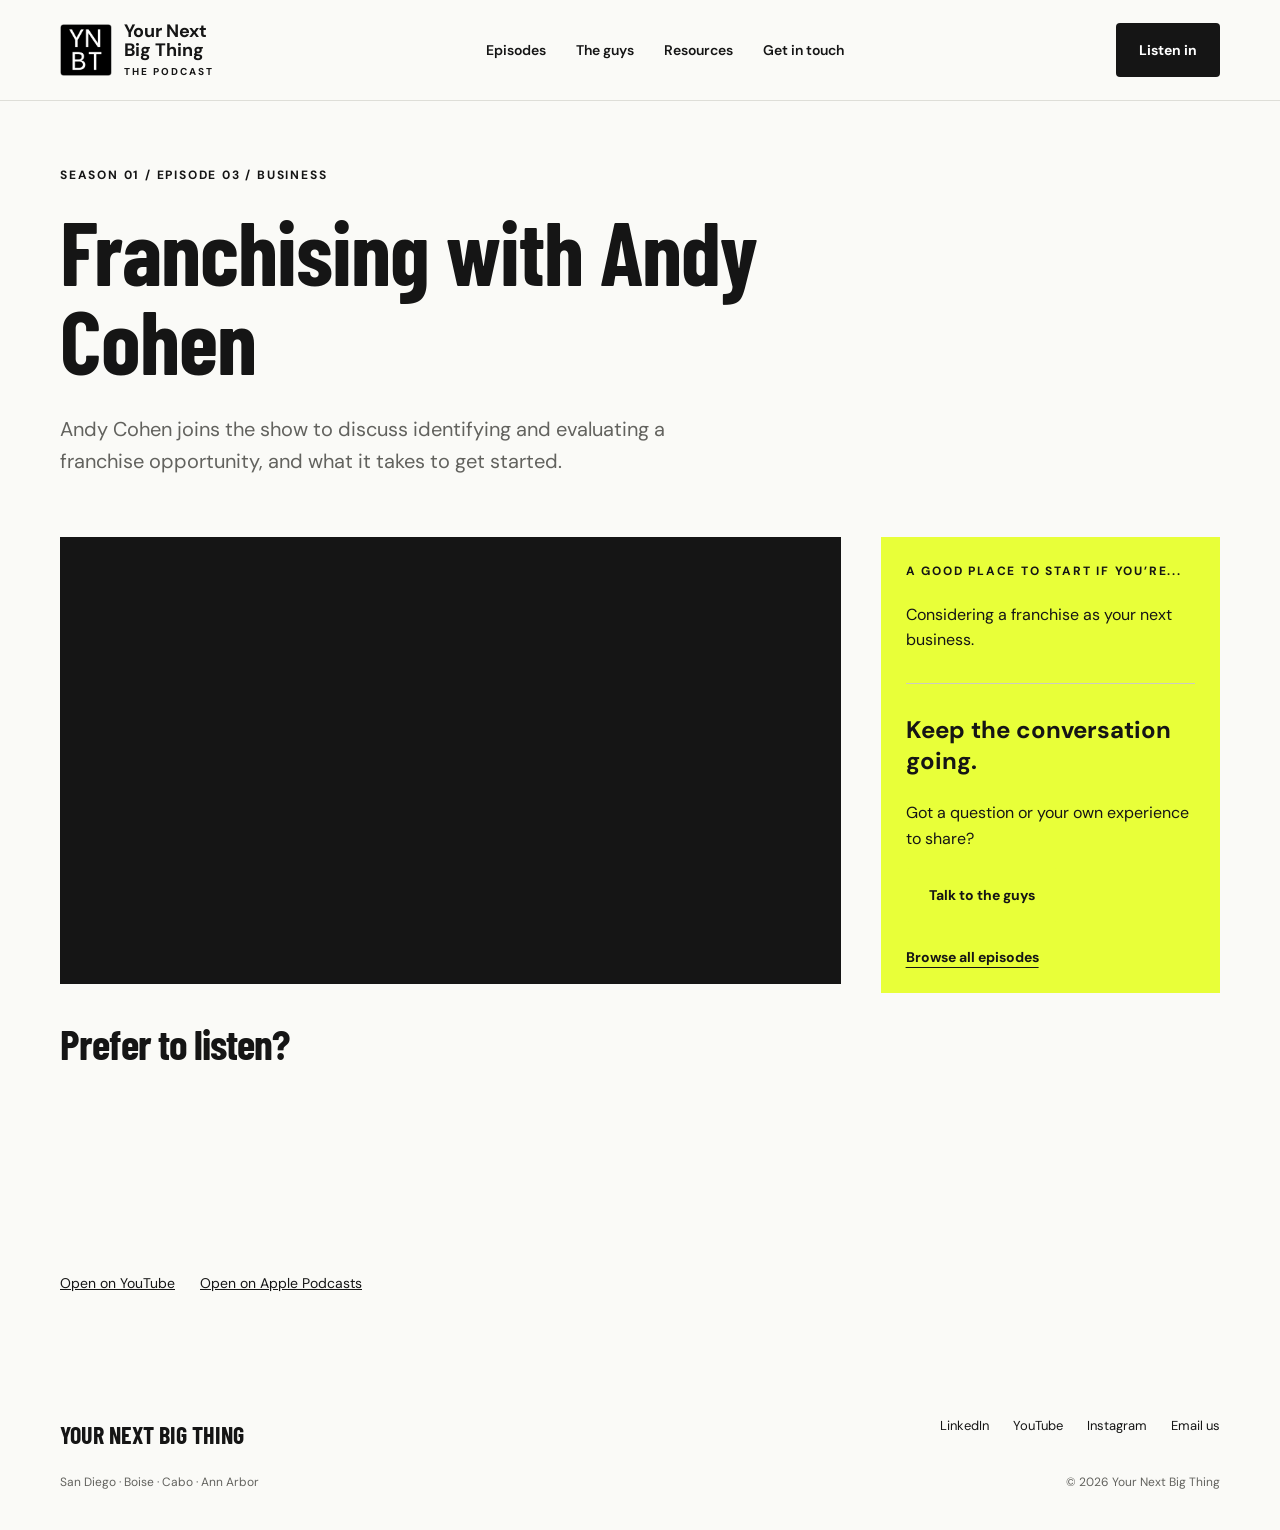
<file: episodes/franchising-andy-cohen/index.html>
<!doctype html><html lang="en"><head><meta charset="utf-8"/><meta content="width=device-width, initial-scale=1" name="viewport"/><title>Franchising with Andy Cohen | Your Next Big Thing</title><meta content="Andy Cohen joins the show to discuss identifying and evaluating a franchise opportunity, and what it takes to get started." name="description"/><meta content="#e8ff39" name="theme-color"/><link href="data:image/svg+xml,%3Csvg xmlns='http://www.w3.org/2000/svg' viewBox='0 0 32 32'%3E%3Crect width='32' height='32' rx='5' fill='%23e8ff39'/%3E%3Ctext x='4' y='23' font-family='Arial' font-weight='bold' font-size='20'%3EN%3C/text%3E%3C/svg%3E" rel="icon"/><link href="/style.css" rel="stylesheet"/><!-- Fathom -->
<script src="https://cdn.usefathom.com/script.js" data-site="QZSJEGHE" defer></script>
<!-- / Fathom -->
<script src="/analytics.js" defer></script>
</head><body><a class="skip" href="#main">Skip to content</a><header><a aria-label="Your Next Big Thing home" class="brand" href="/"><img alt="YNBT" src="/assets/logo.png"/><span>Your Next<br/>Big Thing<span class="brand-small">THE PODCAST</span></span></a><nav aria-label="Main navigation"><a href="/episodes/">Episodes</a><a href="/about/">The guys</a><a href="/resources/">Resources</a><a href="/contact/">Get in touch</a></nav><a class="button header-cta" href="/episodes/">Listen in</a></header><main id="main"><section class="page-intro wrap"><p class="eyebrow">SEASON 01 / EPISODE 03 / BUSINESS</p><h1>Franchising with Andy Cohen</h1><p class="page-lead">Andy Cohen joins the show to discuss identifying and evaluating a franchise opportunity, and what it takes to get started.</p></section><section class="wrap episode-detail"><div><div class="watch-frame"><iframe src="https://www.youtube-nocookie.com/embed/oC5czGMj8iQ" title="Watch Franchising with Andy Cohen" loading="lazy" allow="autoplay; encrypted-media; fullscreen" allowfullscreen></iframe></div><h2>Prefer to listen?</h2><iframe class="audio-frame" src="https://embed.podcasts.apple.com/us/podcast/id1873442294?i=1000772070800&theme=light" title="Listen to episode 03" loading="lazy" allow="autoplay; encrypted-media"></iframe><p class="player-direct"><a href="https://www.youtube.com/watch?v=oC5czGMj8iQ" target="_blank" rel="noopener">Open on YouTube</a><a href="https://podcasts.apple.com/us/podcast/id1873442294?i=1000772070800" target="_blank" rel="noopener">Open on Apple Podcasts</a></p></div><aside><p class="eyebrow">A GOOD PLACE TO START IF YOU’RE...</p><p>Considering a franchise as your next business.</p><hr><h3>Keep the conversation going.</h3><p>Got a question or your own experience to share?</p><a class="button yellow" href="/contact/">Talk to the guys</a><a class="text-link back-episodes" href="/episodes/">Browse all episodes</a></aside></section></main><footer class="wrap"><a class="footer-brand" href="/">YOUR NEXT BIG THING</a><div><a href="https://www.linkedin.com/showcase/ynbt/" rel="noopener" target="_blank">LinkedIn</a><a href="https://www.youtube.com/channel/UCJlxDIYDarMQ72K6o-Hh0PA" rel="noopener" target="_blank">YouTube</a><a href="https://www.instagram.com/yournextbigthing_93" rel="noopener" target="_blank">Instagram</a><a href="mailto:Admin@YourNBT.com">Email us</a></div><p>San Diego · Boise · Cabo · Ann Arbor</p><p>© 2026 Your Next Big Thing</p></footer><dialog id="player"><div class="dialog-top"><span id="player-label"></span><button aria-label="Close episode player" id="close-player">✕</button></div><div id="player-content"></div><p id="player-fallback"></p></dialog><script src="/app.js"></script></body></html>
</file>
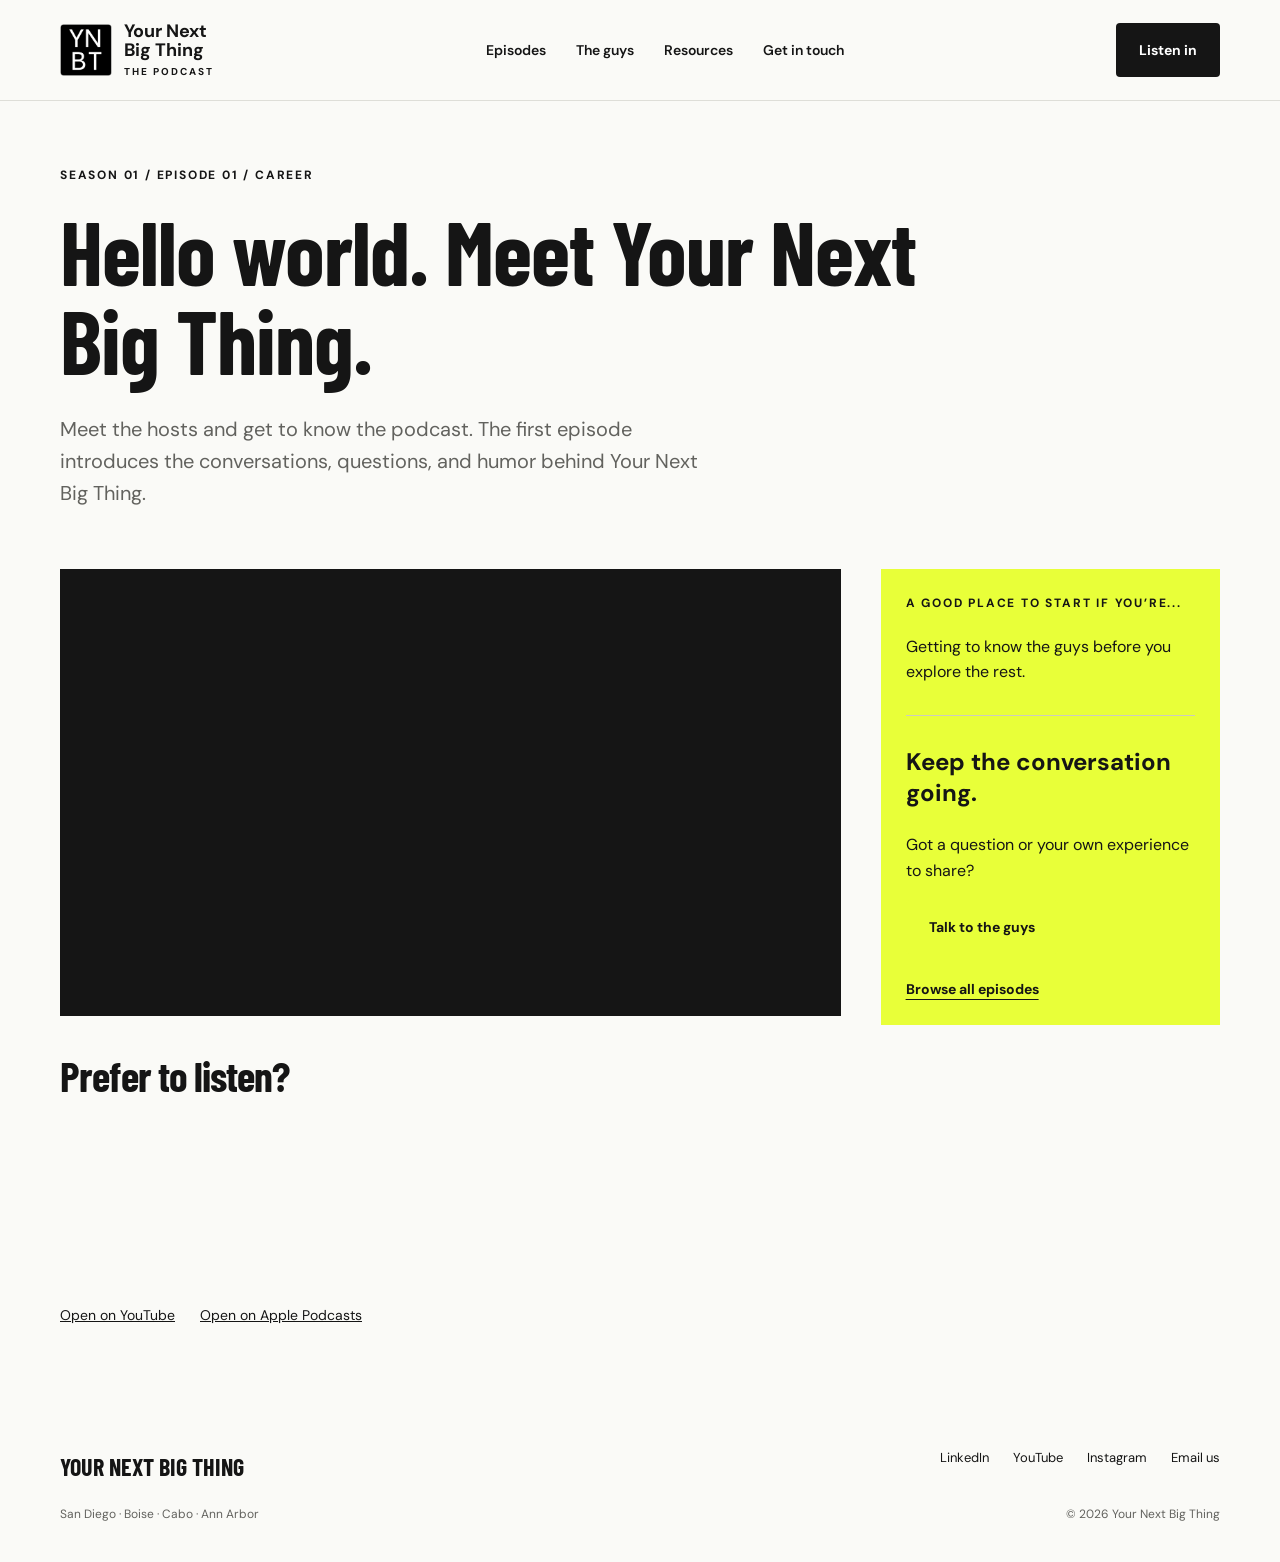
<file: episodes/hello-world/index.html>
<!doctype html><html lang="en"><head><meta charset="utf-8"/><meta content="width=device-width, initial-scale=1" name="viewport"/><title>Hello world. Meet Your Next Big Thing. | Your Next Big Thing</title><meta content="Meet the hosts and get to know the podcast. The first episode introduces the conversations, questions, and humor behind Your Next Big Thing." name="description"/><meta content="#e8ff39" name="theme-color"/><link href="data:image/svg+xml,%3Csvg xmlns='http://www.w3.org/2000/svg' viewBox='0 0 32 32'%3E%3Crect width='32' height='32' rx='5' fill='%23e8ff39'/%3E%3Ctext x='4' y='23' font-family='Arial' font-weight='bold' font-size='20'%3EN%3C/text%3E%3C/svg%3E" rel="icon"/><link href="/style.css" rel="stylesheet"/><!-- Fathom -->
<script src="https://cdn.usefathom.com/script.js" data-site="QZSJEGHE" defer></script>
<!-- / Fathom -->
<script src="/analytics.js" defer></script>
</head><body><a class="skip" href="#main">Skip to content</a><header><a aria-label="Your Next Big Thing home" class="brand" href="/"><img alt="YNBT" src="/assets/logo.png"/><span>Your Next<br/>Big Thing<span class="brand-small">THE PODCAST</span></span></a><nav aria-label="Main navigation"><a href="/episodes/">Episodes</a><a href="/about/">The guys</a><a href="/resources/">Resources</a><a href="/contact/">Get in touch</a></nav><a class="button header-cta" href="/episodes/">Listen in</a></header><main id="main"><section class="page-intro wrap"><p class="eyebrow">SEASON 01 / EPISODE 01 / CAREER</p><h1>Hello world. Meet Your Next Big Thing.</h1><p class="page-lead">Meet the hosts and get to know the podcast. The first episode introduces the conversations, questions, and humor behind Your Next Big Thing.</p></section><section class="wrap episode-detail"><div><div class="watch-frame"><iframe src="https://www.youtube-nocookie.com/embed/OlTWxTSESzE" title="Watch Hello world. Meet Your Next Big Thing." loading="lazy" allow="autoplay; encrypted-media; fullscreen" allowfullscreen></iframe></div><h2>Prefer to listen?</h2><iframe class="audio-frame" src="https://embed.podcasts.apple.com/us/podcast/id1873442294?i=1000756170017&theme=light" title="Listen to episode 01" loading="lazy" allow="autoplay; encrypted-media"></iframe><p class="player-direct"><a href="https://www.youtube.com/watch?v=OlTWxTSESzE" target="_blank" rel="noopener">Open on YouTube</a><a href="https://podcasts.apple.com/us/podcast/id1873442294?i=1000756170017" target="_blank" rel="noopener">Open on Apple Podcasts</a></p></div><aside><p class="eyebrow">A GOOD PLACE TO START IF YOU’RE...</p><p>Getting to know the guys before you explore the rest.</p><hr><h3>Keep the conversation going.</h3><p>Got a question or your own experience to share?</p><a class="button yellow" href="/contact/">Talk to the guys</a><a class="text-link back-episodes" href="/episodes/">Browse all episodes</a></aside></section></main><footer class="wrap"><a class="footer-brand" href="/">YOUR NEXT BIG THING</a><div><a href="https://www.linkedin.com/showcase/ynbt/" rel="noopener" target="_blank">LinkedIn</a><a href="https://www.youtube.com/channel/UCJlxDIYDarMQ72K6o-Hh0PA" rel="noopener" target="_blank">YouTube</a><a href="https://www.instagram.com/yournextbigthing_93" rel="noopener" target="_blank">Instagram</a><a href="mailto:Admin@YourNBT.com">Email us</a></div><p>San Diego · Boise · Cabo · Ann Arbor</p><p>© 2026 Your Next Big Thing</p></footer><dialog id="player"><div class="dialog-top"><span id="player-label"></span><button aria-label="Close episode player" id="close-player">✕</button></div><div id="player-content"></div><p id="player-fallback"></p></dialog><script src="/app.js"></script></body></html>
</file>
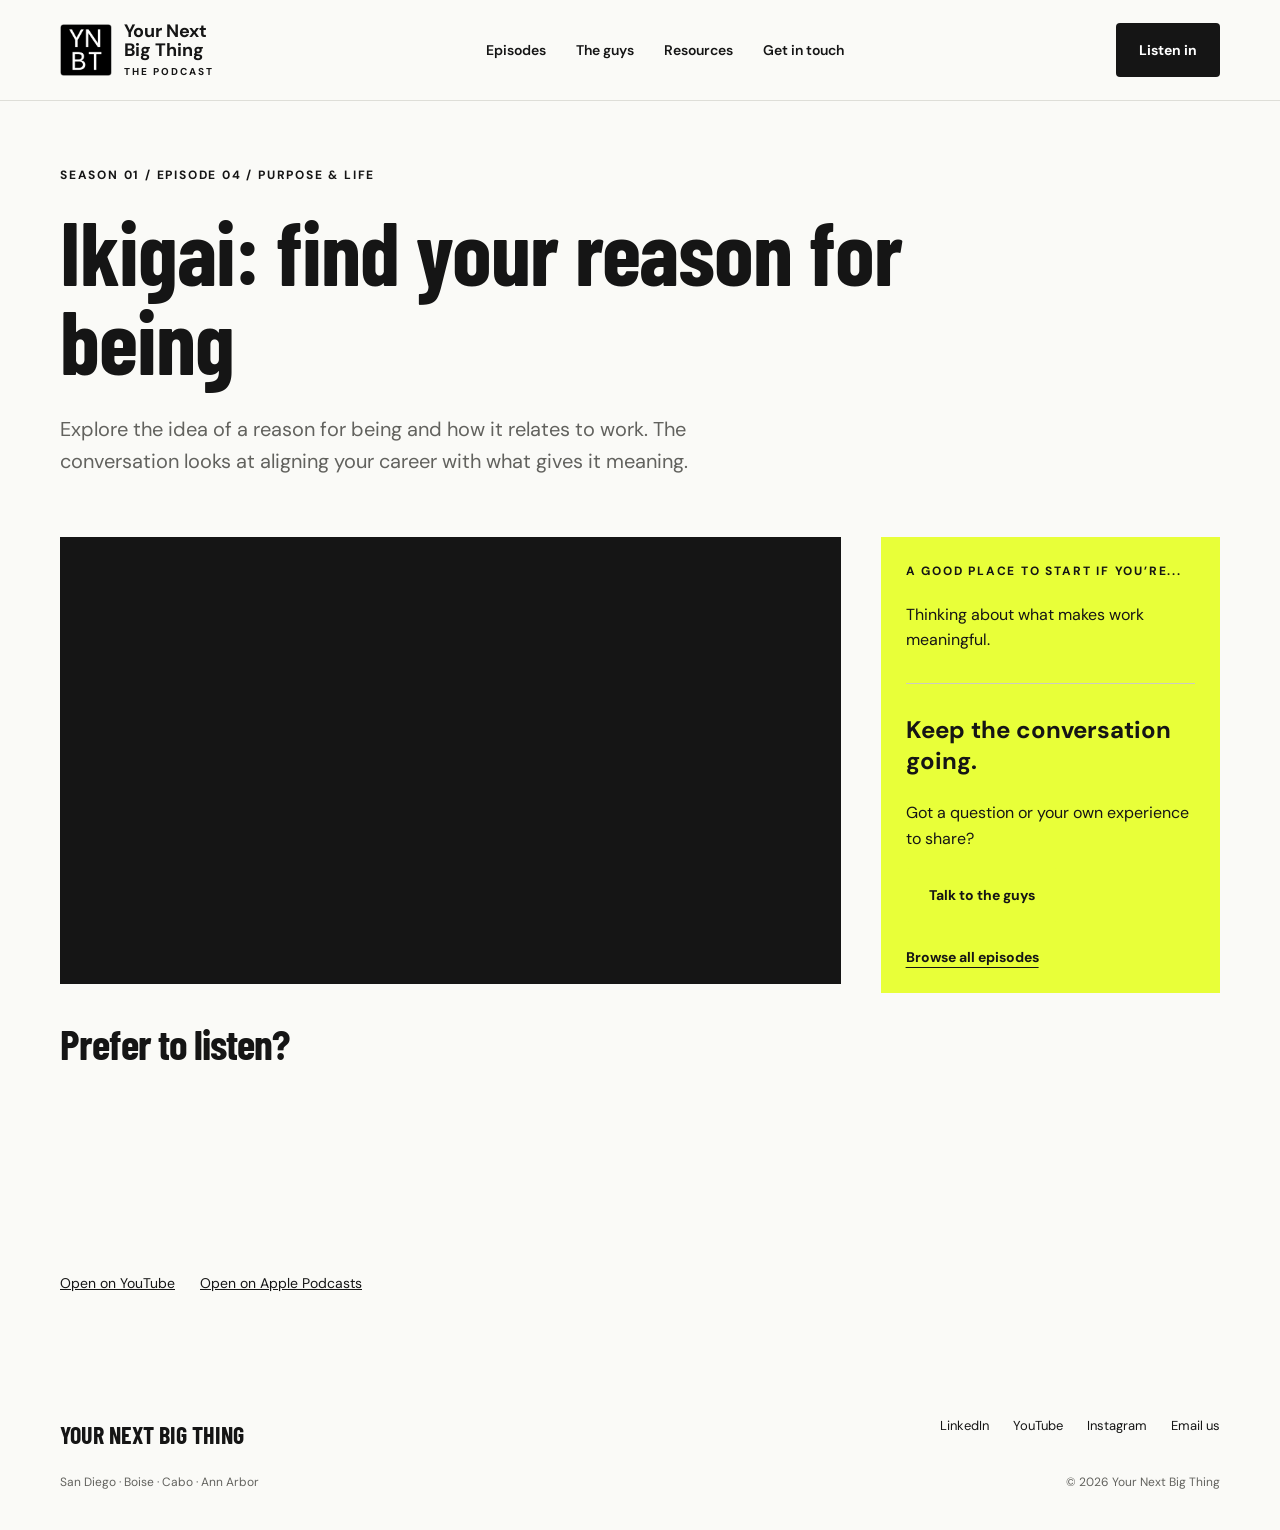
<file: episodes/ikigai/index.html>
<!doctype html><html lang="en"><head><meta charset="utf-8"/><meta content="width=device-width, initial-scale=1" name="viewport"/><title>Ikigai: find your reason for being | Your Next Big Thing</title><meta content="Explore the idea of a reason for being and how it relates to work. The conversation looks at aligning your career with what gives it meaning." name="description"/><meta content="#e8ff39" name="theme-color"/><link href="data:image/svg+xml,%3Csvg xmlns='http://www.w3.org/2000/svg' viewBox='0 0 32 32'%3E%3Crect width='32' height='32' rx='5' fill='%23e8ff39'/%3E%3Ctext x='4' y='23' font-family='Arial' font-weight='bold' font-size='20'%3EN%3C/text%3E%3C/svg%3E" rel="icon"/><link href="/style.css" rel="stylesheet"/><!-- Fathom -->
<script src="https://cdn.usefathom.com/script.js" data-site="QZSJEGHE" defer></script>
<!-- / Fathom -->
<script src="/analytics.js" defer></script>
</head><body><a class="skip" href="#main">Skip to content</a><header><a aria-label="Your Next Big Thing home" class="brand" href="/"><img alt="YNBT" src="/assets/logo.png"/><span>Your Next<br/>Big Thing<span class="brand-small">THE PODCAST</span></span></a><nav aria-label="Main navigation"><a href="/episodes/">Episodes</a><a href="/about/">The guys</a><a href="/resources/">Resources</a><a href="/contact/">Get in touch</a></nav><a class="button header-cta" href="/episodes/">Listen in</a></header><main id="main"><section class="page-intro wrap"><p class="eyebrow">SEASON 01 / EPISODE 04 / PURPOSE & LIFE</p><h1>Ikigai: find your reason for being</h1><p class="page-lead">Explore the idea of a reason for being and how it relates to work. The conversation looks at aligning your career with what gives it meaning.</p></section><section class="wrap episode-detail"><div><div class="watch-frame"><iframe src="https://www.youtube-nocookie.com/embed/zMqVf0M1oN4" title="Watch Ikigai: find your reason for being" loading="lazy" allow="autoplay; encrypted-media; fullscreen" allowfullscreen></iframe></div><h2>Prefer to listen?</h2><iframe class="audio-frame" src="https://embed.podcasts.apple.com/us/podcast/id1873442294?i=1000774726316&theme=light" title="Listen to episode 04" loading="lazy" allow="autoplay; encrypted-media"></iframe><p class="player-direct"><a href="https://www.youtube.com/watch?v=zMqVf0M1oN4" target="_blank" rel="noopener">Open on YouTube</a><a href="https://podcasts.apple.com/us/podcast/id1873442294?i=1000774726316" target="_blank" rel="noopener">Open on Apple Podcasts</a></p></div><aside><p class="eyebrow">A GOOD PLACE TO START IF YOU’RE...</p><p>Thinking about what makes work meaningful.</p><hr><h3>Keep the conversation going.</h3><p>Got a question or your own experience to share?</p><a class="button yellow" href="/contact/">Talk to the guys</a><a class="text-link back-episodes" href="/episodes/">Browse all episodes</a></aside></section></main><footer class="wrap"><a class="footer-brand" href="/">YOUR NEXT BIG THING</a><div><a href="https://www.linkedin.com/showcase/ynbt/" rel="noopener" target="_blank">LinkedIn</a><a href="https://www.youtube.com/channel/UCJlxDIYDarMQ72K6o-Hh0PA" rel="noopener" target="_blank">YouTube</a><a href="https://www.instagram.com/yournextbigthing_93" rel="noopener" target="_blank">Instagram</a><a href="mailto:Admin@YourNBT.com">Email us</a></div><p>San Diego · Boise · Cabo · Ann Arbor</p><p>© 2026 Your Next Big Thing</p></footer><dialog id="player"><div class="dialog-top"><span id="player-label"></span><button aria-label="Close episode player" id="close-player">✕</button></div><div id="player-content"></div><p id="player-fallback"></p></dialog><script src="/app.js"></script></body></html>
</file>
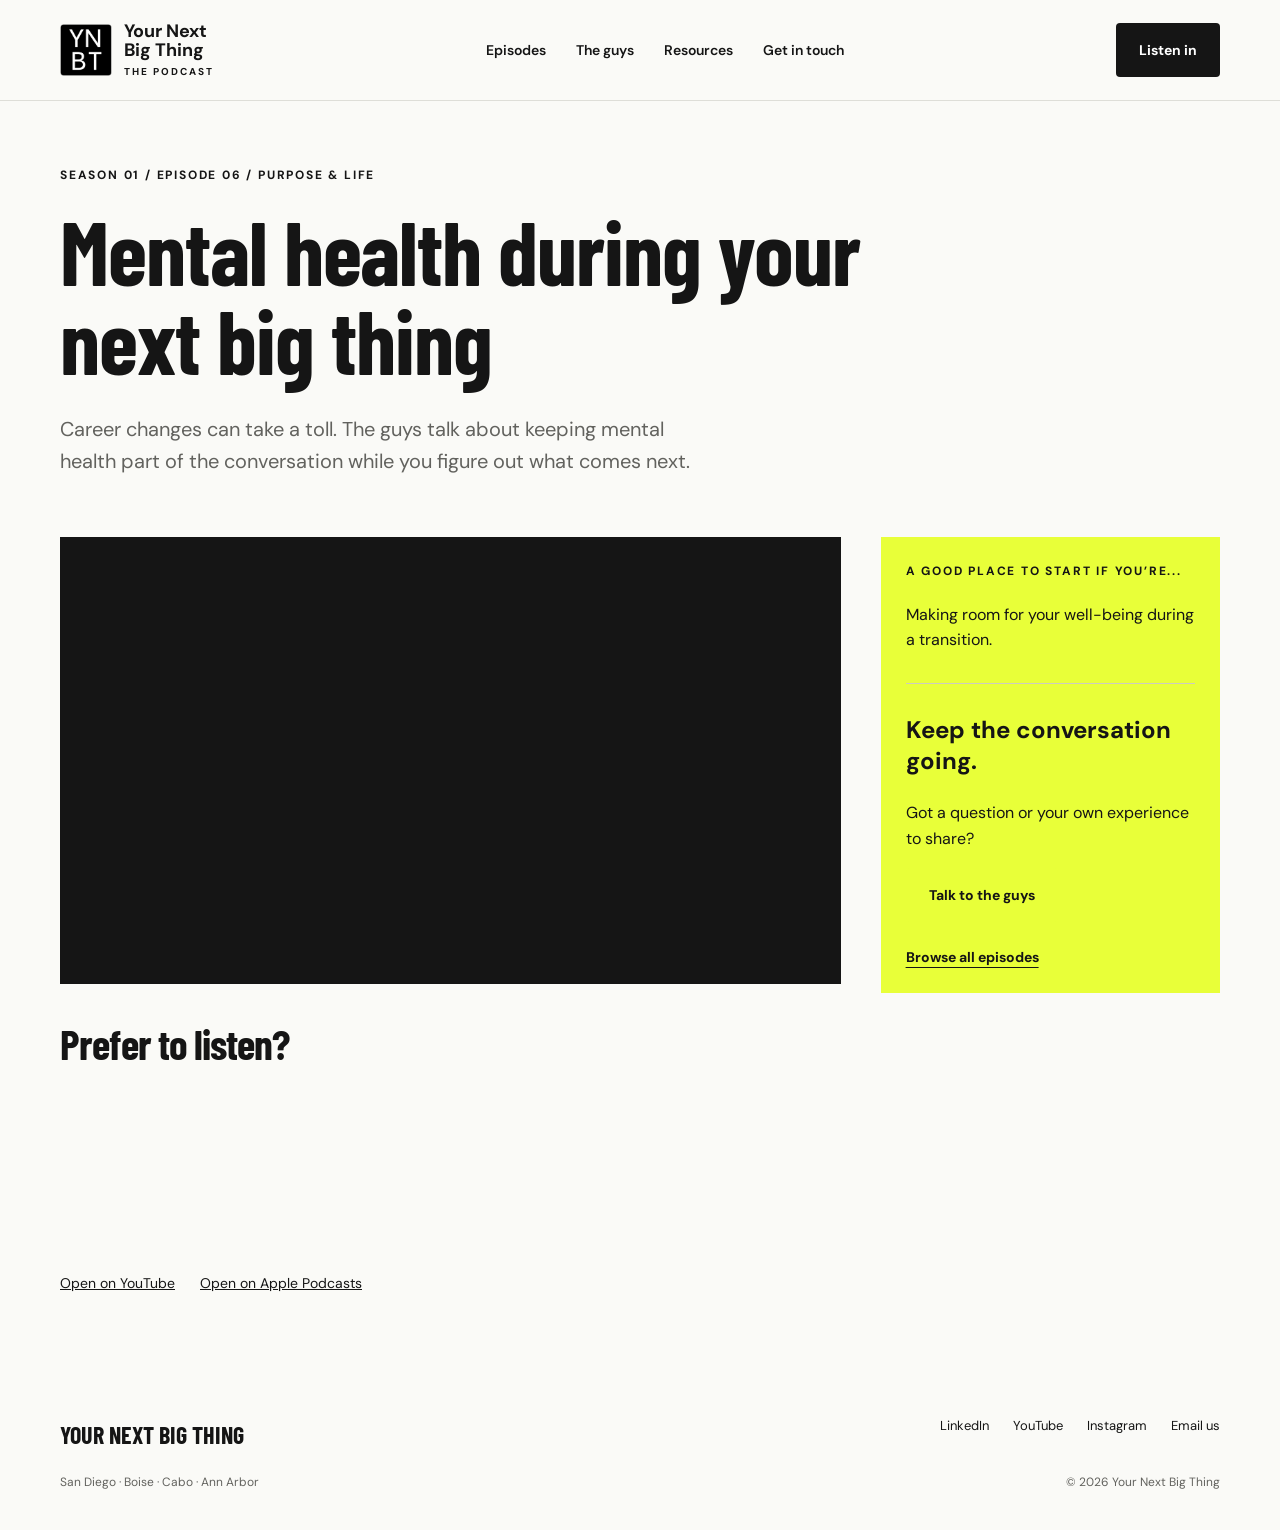
<file: episodes/mental-health/index.html>
<!doctype html><html lang="en"><head><meta charset="utf-8"/><meta content="width=device-width, initial-scale=1" name="viewport"/><title>Mental health during your next big thing | Your Next Big Thing</title><meta content="Career changes can take a toll. The guys talk about keeping mental health part of the conversation while you figure out what comes next." name="description"/><meta content="#e8ff39" name="theme-color"/><link href="data:image/svg+xml,%3Csvg xmlns='http://www.w3.org/2000/svg' viewBox='0 0 32 32'%3E%3Crect width='32' height='32' rx='5' fill='%23e8ff39'/%3E%3Ctext x='4' y='23' font-family='Arial' font-weight='bold' font-size='20'%3EN%3C/text%3E%3C/svg%3E" rel="icon"/><link href="/style.css" rel="stylesheet"/><!-- Fathom -->
<script src="https://cdn.usefathom.com/script.js" data-site="QZSJEGHE" defer></script>
<!-- / Fathom -->
<script src="/analytics.js" defer></script>
</head><body><a class="skip" href="#main">Skip to content</a><header><a aria-label="Your Next Big Thing home" class="brand" href="/"><img alt="YNBT" src="/assets/logo.png"/><span>Your Next<br/>Big Thing<span class="brand-small">THE PODCAST</span></span></a><nav aria-label="Main navigation"><a href="/episodes/">Episodes</a><a href="/about/">The guys</a><a href="/resources/">Resources</a><a href="/contact/">Get in touch</a></nav><a class="button header-cta" href="/episodes/">Listen in</a></header><main id="main"><section class="page-intro wrap"><p class="eyebrow">SEASON 01 / EPISODE 06 / PURPOSE & LIFE</p><h1>Mental health during your next big thing</h1><p class="page-lead">Career changes can take a toll. The guys talk about keeping mental health part of the conversation while you figure out what comes next.</p></section><section class="wrap episode-detail"><div><div class="watch-frame"><iframe src="https://www.youtube-nocookie.com/embed/U3p3W5IgIak" title="Watch Mental health during your next big thing" loading="lazy" allow="autoplay; encrypted-media; fullscreen" allowfullscreen></iframe></div><h2>Prefer to listen?</h2><iframe class="audio-frame" src="https://embed.podcasts.apple.com/us/podcast/id1873442294?i=1000779134888&theme=light" title="Listen to episode 06" loading="lazy" allow="autoplay; encrypted-media"></iframe><p class="player-direct"><a href="https://www.youtube.com/watch?v=U3p3W5IgIak" target="_blank" rel="noopener">Open on YouTube</a><a href="https://podcasts.apple.com/us/podcast/id1873442294?i=1000779134888" target="_blank" rel="noopener">Open on Apple Podcasts</a></p></div><aside><p class="eyebrow">A GOOD PLACE TO START IF YOU’RE...</p><p>Making room for your well-being during a transition.</p><hr><h3>Keep the conversation going.</h3><p>Got a question or your own experience to share?</p><a class="button yellow" href="/contact/">Talk to the guys</a><a class="text-link back-episodes" href="/episodes/">Browse all episodes</a></aside></section></main><footer class="wrap"><a class="footer-brand" href="/">YOUR NEXT BIG THING</a><div><a href="https://www.linkedin.com/showcase/ynbt/" rel="noopener" target="_blank">LinkedIn</a><a href="https://www.youtube.com/channel/UCJlxDIYDarMQ72K6o-Hh0PA" rel="noopener" target="_blank">YouTube</a><a href="https://www.instagram.com/yournextbigthing_93" rel="noopener" target="_blank">Instagram</a><a href="mailto:Admin@YourNBT.com">Email us</a></div><p>San Diego · Boise · Cabo · Ann Arbor</p><p>© 2026 Your Next Big Thing</p></footer><dialog id="player"><div class="dialog-top"><span id="player-label"></span><button aria-label="Close episode player" id="close-player">✕</button></div><div id="player-content"></div><p id="player-fallback"></p></dialog><script src="/app.js"></script></body></html>
</file>
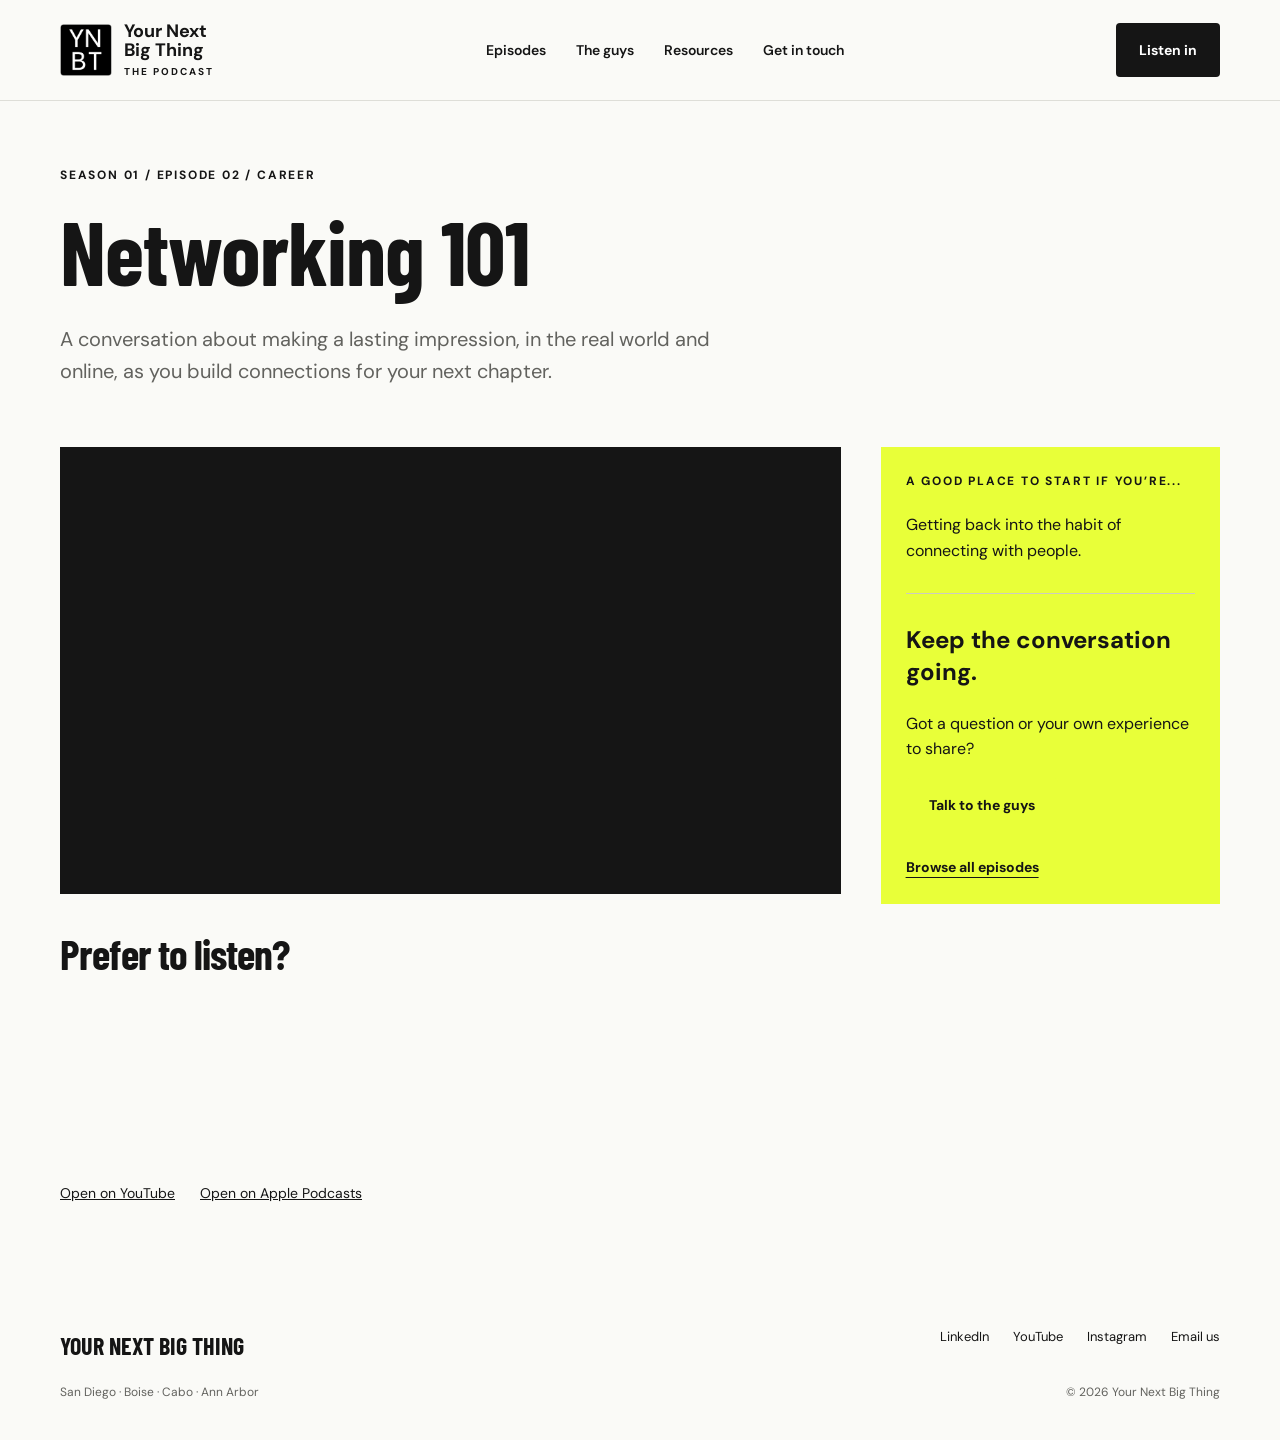
<file: episodes/networking-101/index.html>
<!doctype html><html lang="en"><head><meta charset="utf-8"/><meta content="width=device-width, initial-scale=1" name="viewport"/><title>Networking 101 | Your Next Big Thing</title><meta content="A conversation about making a lasting impression, in the real world and online, as you build connections for your next chapter." name="description"/><meta content="#e8ff39" name="theme-color"/><link href="data:image/svg+xml,%3Csvg xmlns='http://www.w3.org/2000/svg' viewBox='0 0 32 32'%3E%3Crect width='32' height='32' rx='5' fill='%23e8ff39'/%3E%3Ctext x='4' y='23' font-family='Arial' font-weight='bold' font-size='20'%3EN%3C/text%3E%3C/svg%3E" rel="icon"/><link href="/style.css" rel="stylesheet"/><!-- Fathom -->
<script src="https://cdn.usefathom.com/script.js" data-site="QZSJEGHE" defer></script>
<!-- / Fathom -->
<script src="/analytics.js" defer></script>
</head><body><a class="skip" href="#main">Skip to content</a><header><a aria-label="Your Next Big Thing home" class="brand" href="/"><img alt="YNBT" src="/assets/logo.png"/><span>Your Next<br/>Big Thing<span class="brand-small">THE PODCAST</span></span></a><nav aria-label="Main navigation"><a href="/episodes/">Episodes</a><a href="/about/">The guys</a><a href="/resources/">Resources</a><a href="/contact/">Get in touch</a></nav><a class="button header-cta" href="/episodes/">Listen in</a></header><main id="main"><section class="page-intro wrap"><p class="eyebrow">SEASON 01 / EPISODE 02 / CAREER</p><h1>Networking 101</h1><p class="page-lead">A conversation about making a lasting impression, in the real world and online, as you build connections for your next chapter.</p></section><section class="wrap episode-detail"><div><div class="watch-frame"><iframe src="https://www.youtube-nocookie.com/embed/WMdVdvZNUlo" title="Watch Networking 101" loading="lazy" allow="autoplay; encrypted-media; fullscreen" allowfullscreen></iframe></div><h2>Prefer to listen?</h2><iframe class="audio-frame" src="https://embed.podcasts.apple.com/us/podcast/id1873442294?i=1000756178177&theme=light" title="Listen to episode 02" loading="lazy" allow="autoplay; encrypted-media"></iframe><p class="player-direct"><a href="https://www.youtube.com/watch?v=WMdVdvZNUlo" target="_blank" rel="noopener">Open on YouTube</a><a href="https://podcasts.apple.com/us/podcast/id1873442294?i=1000756178177" target="_blank" rel="noopener">Open on Apple Podcasts</a></p></div><aside><p class="eyebrow">A GOOD PLACE TO START IF YOU’RE...</p><p>Getting back into the habit of connecting with people.</p><hr><h3>Keep the conversation going.</h3><p>Got a question or your own experience to share?</p><a class="button yellow" href="/contact/">Talk to the guys</a><a class="text-link back-episodes" href="/episodes/">Browse all episodes</a></aside></section></main><footer class="wrap"><a class="footer-brand" href="/">YOUR NEXT BIG THING</a><div><a href="https://www.linkedin.com/showcase/ynbt/" rel="noopener" target="_blank">LinkedIn</a><a href="https://www.youtube.com/channel/UCJlxDIYDarMQ72K6o-Hh0PA" rel="noopener" target="_blank">YouTube</a><a href="https://www.instagram.com/yournextbigthing_93" rel="noopener" target="_blank">Instagram</a><a href="mailto:Admin@YourNBT.com">Email us</a></div><p>San Diego · Boise · Cabo · Ann Arbor</p><p>© 2026 Your Next Big Thing</p></footer><dialog id="player"><div class="dialog-top"><span id="player-label"></span><button aria-label="Close episode player" id="close-player">✕</button></div><div id="player-content"></div><p id="player-fallback"></p></dialog><script src="/app.js"></script></body></html>
</file>
<file: style.css>
@import url('https://fonts.googleapis.com/css2?family=Barlow+Condensed:wght@600;700;800&family=DM+Sans:wght@400;500;600;700&display=swap');
:root{--ink:#151515;--yellow:#e8ff39;--paper:#fafaf7;--muted:#62625e}*{box-sizing:border-box}html{scroll-behavior:smooth;scroll-padding-top:30px}body{margin:0;background:var(--paper);color:var(--ink);font-family:'DM Sans',Arial,sans-serif;font-size:16px;line-height:1.6}a{color:inherit;text-decoration:none}button{font:inherit;cursor:pointer}a,button{touch-action:manipulation}a:focus-visible,button:focus-visible{outline:3px solid #797e00;outline-offset:5px}a:hover{text-decoration:underline;text-underline-offset:5px}.wrap{max-width:1280px;margin:auto;padding-inline:60px}header{max-width:1440px;margin:auto;display:flex;align-items:center;justify-content:space-between;padding:22px 60px;border-bottom:1px solid #deded8;gap:24px}.brand{display:flex;align-items:center;gap:12px;line-height:1.08;font-weight:700;font-size:18px}.brand img{width:52px;height:52px;object-fit:contain}.brand-small{display:block;font-size:10px;letter-spacing:2px;margin-top:6px}nav{display:flex;gap:30px;font-size:14px;font-weight:600}.button{display:inline-flex;align-items:center;justify-content:center;gap:10px;padding:15px 22px;border-radius:4px;background:var(--ink);color:white;font-weight:700;font-size:14px;border:1px solid transparent}.button:hover{text-decoration:none;background:#343434}.yellow{background:var(--yellow);color:var(--ink)}.yellow:hover{background:#d6ee21}.hero{display:grid;grid-template-columns:1fr 1fr;gap:56px;padding-block:70px 74px;align-items:center}.eyebrow{font-size:12px;font-weight:700;letter-spacing:1.8px;line-height:1.5;margin:0 0 22px}h1,h2,h3,p{margin-top:0}h1,h2{font-family:'Barlow Condensed','Arial Narrow',Impact,sans-serif;letter-spacing:-1px;font-weight:700;line-height:.95}h1{font-size:clamp(64px,7.7vw,108px);margin-bottom:28px}h1 span{background:linear-gradient(transparent 64%,var(--yellow) 64%);box-decoration-break:clone;-webkit-box-decoration-break:clone}h2{font-size:clamp(44px,5vw,68px);margin-bottom:26px}.intro{font-size:17px;line-height:1.65;max-width:460px;color:#454540;margin-bottom:26px}.actions{display:flex;align-items:center;gap:25px}.text-link{font-size:14px;font-weight:700;text-decoration:underline;text-underline-offset:5px}.hero-note{color:#74746d;font-size:13px;margin:20px 0 0}.hero-photo{position:relative;margin:5px 12px 30px 0;background:var(--ink);transform:rotate(2deg);box-shadow:15px 15px 0 var(--yellow)}.photo-label{padding:16px 20px;color:white;font-size:12px;font-weight:700;letter-spacing:3px}.hero-photo img{display:block;width:100%;height:360px;object-fit:cover;object-position:50% 48%;filter:grayscale(100%)}.photo-caption{display:flex;justify-content:space-between;gap:10px;color:white;font-size:10px;letter-spacing:1px;padding:18px 20px}.photo-note{position:absolute;bottom:-39px;right:-14px;background:var(--yellow);color:var(--ink);padding:18px 23px;transform:rotate(-7deg);font-family:'Barlow Condensed',Impact,sans-serif;font-size:28px;line-height:1;font-weight:600;border:1px solid var(--ink)}.topic-strip{background:var(--yellow);display:flex;justify-content:center;align-items:center;gap:32px;padding:20px 24px;border-block:1px solid var(--ink);font-size:12px;font-weight:700;letter-spacing:1.2px}.topic-strip b{font-size:23px;line-height:1}.episodes{padding-block:86px}.section-top{display:flex;justify-content:space-between;align-items:end;gap:30px;margin-bottom:32px}.section-top h2{margin-bottom:0}.section-top>p{color:var(--muted);font-size:15px;margin-bottom:4px}.filters{display:flex;gap:10px;flex-wrap:wrap;margin-bottom:30px}.filters button{border:1px solid #cdcdc7;border-radius:30px;padding:8px 18px;background:transparent;font-size:14px}.filters button[aria-pressed=true]{background:var(--ink);color:white;border-color:var(--ink)}.episode-grid{display:grid;grid-template-columns:repeat(3,1fr);gap:22px}.episode{border:1px solid #d9d9d2;border-radius:5px;overflow:hidden;display:flex;flex-direction:column;background:white}.episode-art{padding:22px;min-height:158px;background:var(--ink);color:var(--yellow);display:flex;justify-content:space-between;align-items:flex-start}.episode-art span{font-size:12px;letter-spacing:1px}.episode-art strong{font-family:'Barlow Condensed',Impact,sans-serif;font-size:74px;line-height:1}.episode:nth-child(2n) .episode-art{background:#e8ff39;color:var(--ink)}.episode:nth-child(3n) .episode-art{background:#ddddda;color:var(--ink)}.episode-body{padding:22px;flex:1;display:flex;flex-direction:column}.episode .category{font-size:11px;letter-spacing:1.2px;font-weight:700;color:var(--muted);margin-bottom:9px}.episode h3{font-size:21px;line-height:1.25;letter-spacing:-.4px;margin-bottom:12px}.episode p{font-size:14px;color:var(--muted);margin-bottom:24px}.episode-actions{margin-top:auto;display:flex;gap:20px}.episode-actions button{background:none;border:0;padding:0;font-size:14px;font-weight:700;text-decoration:underline;text-underline-offset:5px}.platforms{margin-top:35px;padding-top:26px;border-top:1px solid #d9d9d2;display:flex;gap:30px;align-items:center}.platforms span{font-size:11px;font-weight:700;letter-spacing:1.4px;color:var(--muted)}.platforms a{font-size:14px;font-weight:700}.about{background:var(--ink);color:var(--paper);padding-block:80px}.about-layout{display:grid;grid-template-columns:1fr 1fr;gap:100px}.about .eyebrow{color:var(--yellow)}.about p{font-size:15px;color:#bdbdb8}.about .about-lead{font-size:21px;color:white;line-height:1.5}.about em{font-style:normal;color:var(--yellow)}.about .button{margin-top:14px}.host-list article{display:flex;gap:25px;padding-block:28px;border-bottom:1px solid #4a4a46}.host-list article:first-child{padding-top:0}.host-number{font-family:'Barlow Condensed',Impact,sans-serif;color:#8b8b82;font-size:40px;line-height:1.2}.host-list h3{font-size:24px;margin-bottom:4px}.host-list .nickname{color:var(--yellow);font-size:11px;letter-spacing:1.5px;margin-bottom:12px}.host-list p{margin-bottom:12px}.host-list a{font-size:13px;text-decoration:underline;text-underline-offset:4px}.resources{padding-block:80px}.resource-grid{display:grid;grid-template-columns:1fr 1fr;gap:24px}.resource-grid>a{display:block;border:1px solid #d4d4cd;padding:34px;text-decoration:none}.resource-grid>a:hover{border-color:var(--ink);background:white}.resource-grid h3{font-size:25px;line-height:1.25;margin-bottom:15px}.resource-grid p{font-size:15px;color:var(--muted)}.resource-link{display:inline-block;font-size:14px;font-weight:700;text-decoration:underline;text-underline-offset:5px;margin-top:10px}.contact{background:var(--yellow);padding-block:70px}.contact-layout{display:grid;grid-template-columns:1fr 1fr;gap:100px;align-items:center}.contact p{font-size:16px}.contact .eyebrow{font-size:12px}.subscribe{padding-left:45px;border-left:1px solid #8c991f}.subscribe h3{font-size:32px;line-height:1.2;margin-bottom:16px}.outline{border-color:var(--ink);background:transparent;color:var(--ink)}.outline:hover{color:white}.subscribe .small{font-size:12px;margin-top:16px}footer{display:grid;grid-template-columns:1fr 1fr;padding-block:38px;gap:18px}footer .footer-brand{font-family:'Barlow Condensed',Impact,sans-serif;font-size:24px;font-weight:700}footer div{display:flex;justify-content:end;gap:24px;font-size:13px}footer p{font-size:12px;color:var(--muted);margin:0}footer p:last-child{text-align:right}dialog{border:0;border-radius:8px;width:min(900px,92vw);padding:24px;background:var(--paper)}dialog::backdrop{background:#000b}.dialog-top{display:flex;justify-content:space-between;gap:20px;align-items:center;margin-bottom:20px;font-weight:700}.dialog-top button{background:var(--ink);color:white;border:0;width:38px;height:38px;flex-shrink:0;border-radius:50%}#player-content iframe{width:100%;border:0}#player-fallback{font-size:14px;margin:18px 0 0}#player-fallback a{text-decoration:underline}.skip{position:absolute;top:-100px;left:20px;background:var(--yellow);padding:10px;z-index:10}.skip:focus{top:10px}.sr-only{position:absolute;width:1px;height:1px;overflow:hidden;clip:rect(0,0,0,0)}@media(min-width:1500px){.hero{padding-block:95px}}@media(max-width:1050px){.wrap{padding-inline:32px}header{padding-inline:32px}nav{gap:20px}.hero{gap:30px}.hero-photo img{height:320px}.actions{gap:16px;flex-wrap:wrap}.topic-strip{gap:18px;font-size:10px}.about-layout,.contact-layout{gap:50px}.episode-grid{grid-template-columns:repeat(2,1fr)}}@media(max-width:700px){.wrap{padding-inline:22px}header{padding:18px 22px;flex-wrap:wrap}.brand{font-size:15px}.brand img{width:44px;height:44px}.header-cta{padding:10px 16px}nav{width:100%;order:3;justify-content:space-between;gap:10px;font-size:13px}.hero{grid-template-columns:1fr;padding-block:42px 60px;gap:35px}h1{font-size:76px}.hero-copy h1 br:last-of-type{display:none}.hero-photo{margin-inline:4px 14px}.hero-photo img{height:auto;aspect-ratio:1.45;object-fit:cover}.topic-strip{flex-wrap:wrap;gap:10px 18px;padding-block:16px}.topic-strip b{display:none}.episodes,.resources{padding-block:55px}.section-top{display:block}.section-top>p{margin-top:20px}.episode-grid{grid-template-columns:1fr}.episode-art{min-height:120px}.episode-art strong{font-size:62px}.platforms{gap:16px;flex-wrap:wrap}.platforms span{width:100%}.about{padding-block:55px}.about-layout,.contact-layout{grid-template-columns:1fr;gap:40px}.resource-grid{grid-template-columns:1fr}.resource-grid>a{padding:26px}.contact{padding-block:55px}.subscribe{padding:30px 0 0;border-left:0;border-top:1px solid #8c991f}footer{grid-template-columns:1fr}footer div{justify-content:start;flex-wrap:wrap}footer p:last-child{text-align:left}.photo-caption{font-size:9px}h2{font-size:52px}}@media(prefers-reduced-motion:reduce){html{scroll-behavior:auto}}
nav a[aria-current=page]{text-decoration:underline;text-underline-offset:6px}.page-intro{padding-block:65px 40px}.page-intro h1{font-size:clamp(60px,7vw,90px);max-width:900px;line-height:1}.page-lead{max-width:650px;font-size:20px;color:var(--muted)}.page-intro+.episodes{padding-top:10px}.story{display:grid;grid-template-columns:1fr 1fr;gap:55px;align-items:center;padding-block:20px 65px}.story>img{width:100%;filter:grayscale(1);border-radius:4px}.story h2{font-size:54px}.bios{padding-bottom:60px}.bio{display:grid;grid-template-columns:300px 1fr;gap:65px;padding-block:55px;border-top:1px solid #d4d4cd}.bio>img{width:100%;max-height:390px;object-fit:cover;object-position:top;border-radius:4px}.bio h2{font-size:56px;margin-bottom:14px}.bio-line{font-size:20px;font-weight:600}.bio p:not(.eyebrow):not(.bio-line){color:var(--muted)}.resource-tabs{justify-content:start;padding-bottom:25px;border-bottom:1px solid #d4d4cd;flex-wrap:wrap}.resource-section{padding-block:55px}.resource-section>p{max-width:700px;color:var(--muted);font-size:14px}.book-list{display:grid;grid-template-columns:1fr 1fr;gap:0 35px;margin-top:30px}.book-list a{display:grid;grid-template-columns:30px 1fr auto;gap:15px;align-items:center;border-top:1px solid #d4d4cd;padding:24px 0}.book-list h3{margin:0;font-size:18px;line-height:1.3}.book-list span,.book-list small{font-size:12px;color:var(--muted)}.resource-dark{background:var(--ink);color:white}.resource-dark .eyebrow{color:var(--yellow)}.resource-dark .resource-grid>a{border-color:#4a4a46}.resource-dark .resource-grid>a:hover{background:#292929}.resource-dark .resource-grid p{color:#bdbdb8}.contact-page{display:grid;grid-template-columns:1.3fr 1fr;gap:100px;padding-bottom:75px}.contact-page h2{font-size:48px}.contact-page aside{background:#ecece6;padding:35px;height:fit-content}.contact-page aside h3,.episode-detail aside h3{font-size:24px;line-height:1.3}.contact-page aside p{font-size:15px;margin-top:25px}.contact-page hr,.episode-detail hr{border:0;border-top:1px solid #ccccbf;margin-block:30px}.contact-form{display:grid;gap:20px}.contact-form label{display:block;font-size:14px;font-weight:600}.contact-form input,.contact-form select,.contact-form textarea{display:block;width:100%;margin-top:8px;padding:13px 14px;font:inherit;color:var(--ink);background:white;border:1px solid #adada4;border-radius:4px}.contact-form textarea{resize:vertical}.contact-form .button{justify-self:start}.contact-form .form-note{font-size:12px;color:var(--muted);margin:0}.honeypot{display:none}.thanks-actions{display:flex;gap:30px;align-items:center;padding-block:0 100px}.episode-detail{display:grid;grid-template-columns:2.3fr 1fr;gap:40px;padding-bottom:70px}.watch-frame{aspect-ratio:16/9;background:var(--ink);margin-bottom:40px}.watch-frame iframe{width:100%;height:100%;border:0}.episode-detail h2{font-size:42px}.audio-frame{width:100%;height:175px;border:0}.episode-detail aside{padding:25px;background:var(--yellow);height:fit-content}.player-direct{display:flex;flex-wrap:wrap;gap:25px;font-size:14px;text-decoration:underline}.back-episodes{display:block;margin-top:24px}@media(max-width:700px){.page-intro{padding-block:40px 20px}.page-intro h1{font-size:60px}.page-lead{font-size:18px}.story,.bio,.contact-page,.episode-detail{grid-template-columns:1fr;gap:30px}.story{padding-bottom:40px}.bio{padding-block:35px}.bio>img{max-width:300px}.bio h2{font-size:48px}.book-list{grid-template-columns:1fr}.book-list a{grid-template-columns:25px 1fr auto}.resource-tabs{justify-content:start;gap:20px}.contact-page{padding-bottom:45px}.thanks-actions{flex-wrap:wrap}.page-intro h1{overflow-wrap:break-word}}
</file>
